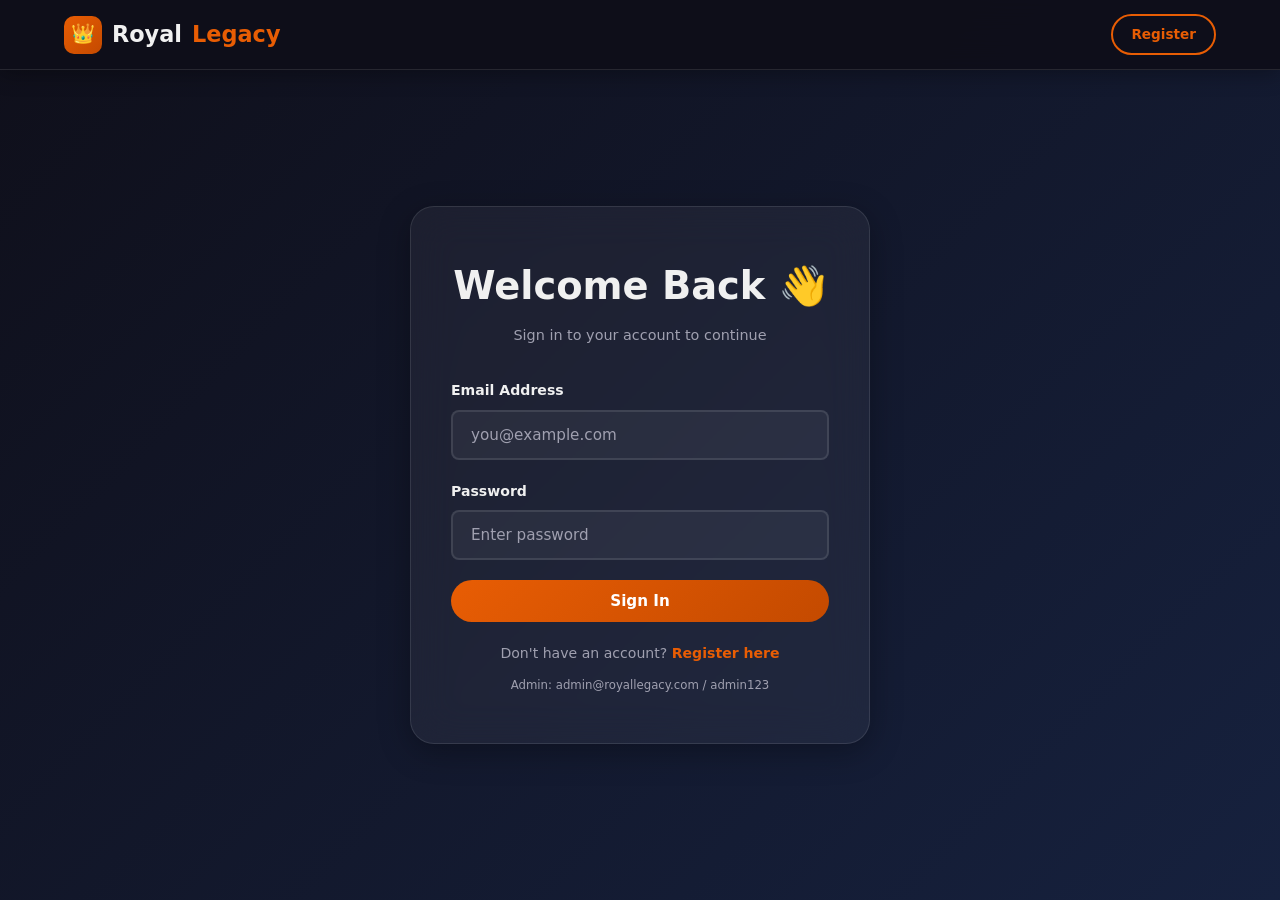
<file: pages/admin.html>
<!DOCTYPE html>
<html lang="en">

<head>
  <meta charset="UTF-8">
  <meta name="viewport" content="width=device-width,initial-scale=1.0">
  <title>Admin Panel — Royal Legacy</title>
  <link rel="stylesheet" href="../css/style.css">
  <style>
    /* ============================================================
       ROYAL LEGACY — ADMIN AMBIENT REBUILD
       Namespaced under .admin-* / #panel-* so nothing on other
       pages that also load style.css gets touched.
    ============================================================ */

    :root {
      --al-orange: #e85d04;
      --al-orange-2: #ff8c1a;
      --al-orange-dim: #c44a00;
      --al-bg-0: #0a0a12;
      --al-bg-1: #12121e;
      --al-glass: rgba(255, 255, 255, 0.04);
      --al-glass-border: rgba(255, 255, 255, 0.08);
      --al-text: #f4f4f8;
      --al-text-muted: #8a8a9a;
    }

    body:has(.admin-layout) {
      background: var(--al-bg-0);
      overflow-x: hidden;
    }

    /* ---------- Ambient animated backdrop ---------- */
    .admin-layout {
      position: relative;
      isolation: isolate;
      min-height: 100vh;
    }

    .admin-layout::before,
    .admin-layout::after {
      content: "";
      position: fixed;
      z-index: -1;
      border-radius: 50%;
      filter: blur(90px);
      opacity: .35;
      pointer-events: none;
    }

    .admin-layout::before {
      width: 520px;
      height: 520px;
      top: -180px;
      left: -120px;
      background: radial-gradient(circle, var(--al-orange) 0%, transparent 70%);
      animation: al-float-a 16s ease-in-out infinite;
    }

    .admin-layout::after {
      width: 460px;
      height: 460px;
      bottom: -160px;
      right: -100px;
      background: radial-gradient(circle, var(--al-orange-2) 0%, transparent 70%);
      animation: al-float-b 20s ease-in-out infinite;
    }

    @keyframes al-float-a {

      0%,
      100% {
        transform: translate(0, 0) scale(1)
      }

      50% {
        transform: translate(60px, 80px) scale(1.15)
      }
    }

    @keyframes al-float-b {

      0%,
      100% {
        transform: translate(0, 0) scale(1)
      }

      50% {
        transform: translate(-50px, -60px) scale(1.1)
      }
    }

    /* ---------- Sidebar ---------- */
    .admin-sidebar {
      background: linear-gradient(180deg, rgba(255, 255, 255, .05), rgba(255, 255, 255, .015));
      backdrop-filter: blur(16px);
      -webkit-backdrop-filter: blur(16px);
      border: 1px solid var(--al-glass-border);
      border-radius: 16px;
      padding: 10px;
      box-shadow: 0 8px 32px rgba(0, 0, 0, .35);
    }

    .sidebar-title {
      color: var(--al-text-muted);
      letter-spacing: 1.5px;
      font-size: .7rem;
      text-transform: uppercase;
      padding: 10px 14px 6px;
    }

    .sidebar-link {
      position: relative;
      padding: 12px 14px;
      margin: 4px 0;
      border-radius: 10px;
      color: var(--al-text-muted);
      cursor: pointer;
      overflow: hidden;
      transition: color .25s ease, transform .2s ease, background .25s ease;
      z-index: 0;
    }

    .sidebar-link::before {
      content: "";
      position: absolute;
      inset: 0;
      background: linear-gradient(90deg, rgba(232, 93, 4, .22), transparent);
      transform: translateX(-100%);
      transition: transform .35s ease;
      z-index: -1;
      border-radius: 10px;
    }

    .sidebar-link:hover {
      color: var(--al-text);
      transform: translateX(4px);
    }

    .sidebar-link:hover::before {
      transform: translateX(0);
    }

    .sidebar-link.active {
      color: #fff;
      background: linear-gradient(90deg, var(--al-orange), var(--al-orange-dim));
      box-shadow: 0 4px 18px rgba(232, 93, 4, .35);
    }

    .sidebar-link.active::before {
      display: none;
    }

    /* ---------- Panels / cards fade-reveal ---------- */
    .admin-panel {
      opacity: 0;
      transform: translateY(14px);
    }

    .admin-panel.active {
      animation: al-panel-in .5s cubic-bezier(.22, .9, .32, 1) forwards;
    }

    @keyframes al-panel-in {
      to {
        opacity: 1;
        transform: translateY(0);
      }
    }

    .admin-panel h2 {
      background: linear-gradient(90deg, #fff, var(--al-orange-2));
      -webkit-background-clip: text;
      background-clip: text;
      color: transparent;
      letter-spacing: .3px;
    }

    .checkout-form-card,
    .admin-table-wrapper {
      background: var(--al-glass);
      backdrop-filter: blur(14px);
      -webkit-backdrop-filter: blur(14px);
      border: 1px solid var(--al-glass-border);
      border-radius: 16px;
      box-shadow: 0 8px 30px rgba(0, 0, 0, .3);
      transition: border-color .3s ease, box-shadow .3s ease;
    }

    .checkout-form-card:hover,
    .admin-table-wrapper:hover {
      border-color: rgba(232, 93, 4, .35);
      box-shadow: 0 10px 40px rgba(232, 93, 4, .12);
    }

    /* ---------- Form controls (+ the select/option fix) ---------- */
    .admin-panel .form-control,
    #food-form select.form-control {
      background: rgba(255, 255, 255, .04);
      border: 1px solid var(--al-glass-border);
      color: var(--al-text);
      color-scheme: dark;
      /* tells the browser to render the native
                                dropdown popup in a dark palette so option
                                text isn't dark-on-dark / white-on-white */
      transition: border-color .25s ease, box-shadow .25s ease, background .25s ease;
    }

    .admin-panel .form-control:focus {
      border-color: var(--al-orange);
      box-shadow: 0 0 0 3px rgba(232, 93, 4, .18);
      background: rgba(255, 255, 255, .06);
      outline: none;
    }

    #food-form select.form-control option {
      background: var(--al-bg-1);
      color: var(--al-text);
    }

    /* ---------- Table ---------- */
    .admin-table {
      width: 100%;
      border-collapse: collapse;
    }

    .admin-table thead th {
      position: sticky;
      top: 0;
      background: rgba(255, 255, 255, .05);
      color: var(--al-text-muted);
      text-transform: uppercase;
      font-size: .72rem;
      letter-spacing: .5px;
      padding: 12px 14px;
      border-bottom: 1px solid var(--al-glass-border);
    }

    .admin-table tbody tr {
      border-bottom: 1px solid rgba(255, 255, 255, .05);
      transition: background .25s ease, transform .2s ease;
    }

    .admin-table tbody tr:hover {
      background: linear-gradient(90deg, rgba(232, 93, 4, .1), transparent);
      transform: scale(1.003);
    }

    .admin-table td {
      padding: 12px 14px;
      color: var(--al-text);
    }

    .admin-table img {
      width: 46px;
      height: 46px;
      object-fit: cover;
      border-radius: 8px;
      border: 1px solid var(--al-glass-border);
    }

    /* row entrance animation, JS toggles .al-in on each <tr> */
    .admin-table tbody tr {
      opacity: 0;
      transform: translateY(8px);
    }

    .admin-table tbody tr.al-in {
      animation: al-row-in .4s ease forwards;
    }

    @keyframes al-row-in {
      to {
        opacity: 1;
        transform: translateY(0);
      }
    }

    /* ---------- Buttons ---------- */
    .admin-layout .btn {
      position: relative;
      overflow: hidden;
      transition: transform .2s ease, box-shadow .25s ease;
    }

    .admin-layout .btn:hover {
      transform: translateY(-2px);
    }

    .admin-layout .btn-primary {
      background: linear-gradient(135deg, var(--al-orange), var(--al-orange-dim));
      border: none;
    }

    .admin-layout .btn-primary:hover {
      box-shadow: 0 6px 20px rgba(232, 93, 4, .4);
    }

    .admin-layout .btn::after {
      content: "";
      position: absolute;
      top: 0;
      left: -60%;
      width: 40%;
      height: 100%;
      background: linear-gradient(120deg, transparent, rgba(255, 255, 255, .35), transparent);
      transform: skewX(-20deg);
      transition: left .5s ease;
    }

    .admin-layout .btn:hover::after {
      left: 130%;
    }

    /* ---------- Scrollbar polish ---------- */
    .admin-main {
      scrollbar-width: thin;
      scrollbar-color: var(--al-orange-dim) transparent;
    }

    .admin-main::-webkit-scrollbar {
      width: 8px;
    }

    .admin-main::-webkit-scrollbar-thumb {
      background: linear-gradient(180deg, var(--al-orange), var(--al-orange-dim));
      border-radius: 8px;
    }

    /* ---------- Memo modal — glassy rebuild + scroll fix ----------
       Root cause of the cut-off footer: overflow:hidden on a
       FIXED-position modal with no max-height/scroll meant any
       content taller than the viewport just got clipped. Fixed by
       giving the modal a max-height + internal scroll, and moving
       the border-radius clipping onto the inner sections instead
       of the whole modal so scrolling doesn't break the rounded
       corners look.
    ------------------------------------------------------------- */
    .memo-modal {
      max-width: 480px;
      max-height: 88vh;
      padding: 0;
      border-radius: 18px;
      position: relative;
      display: flex;
      flex-direction: column;
      overflow: hidden;
      background: rgba(20, 20, 30, .55);
      backdrop-filter: blur(18px);
      -webkit-backdrop-filter: blur(18px);
      border: 1px solid rgba(255, 255, 255, .12);
      box-shadow: 0 25px 70px rgba(0, 0, 0, .55), inset 0 1px 0 rgba(255, 255, 255, .08);
    }

    .memo-scroll {
      overflow-y: auto;
      overflow-x: hidden;
      scrollbar-width: thin;
      scrollbar-color: var(--al-orange-dim) transparent;
    }

    .memo-scroll::-webkit-scrollbar {
      width: 7px;
    }

    .memo-scroll::-webkit-scrollbar-thumb {
      background: linear-gradient(180deg, var(--al-orange), var(--al-orange-dim));
      border-radius: 8px;
    }

    .memo-header {
      background: linear-gradient(135deg, #e85d04, #c44a00);
      color: #fff;
      padding: 26px 24px;
      text-align: center;
      position: relative;
      overflow: hidden;
      flex-shrink: 0;
    }

    .memo-header::before {
      content: "";
      position: absolute;
      inset: 0;
      background: linear-gradient(120deg, rgba(255, 255, 255, .25), transparent 55%);
      pointer-events: none;
    }

    .memo-header h3 {
      font-size: 1.4rem;
      font-weight: 800;
      margin-bottom: 2px;
      position: relative;
    }

    .memo-header p {
      font-size: 0.8rem;
      opacity: .85;
      margin: 0;
      position: relative;
    }

    .memo-body {
      padding: 24px;
      background: rgba(255, 255, 255, .96);
      color: #1a1a2e;
    }

    .memo-info {
      display: grid;
      grid-template-columns: 1fr 1fr;
      gap: 10px;
      margin-bottom: 16px
    }

    .memo-info-item span:first-child {
      color: #888;
      display: block;
      font-size: 0.7rem;
      text-transform: uppercase;
      letter-spacing: .5px
    }

    .memo-info-item span:last-child {
      font-weight: 600;
      color: #1a1a2e;
      font-size: 0.85rem
    }

    .memo-divider {
      border: none;
      border-top: 2px dashed #ddd;
      margin: 14px 0
    }

    .memo-table {
      width: 100%;
      border-collapse: collapse;
      font-size: 0.82rem
    }

    .memo-table th {
      background: #f5f5f5;
      padding: 8px 10px;
      text-align: left;
      font-size: 0.7rem;
      text-transform: uppercase;
      letter-spacing: .5px;
      color: #666
    }

    .memo-table td {
      padding: 9px 10px;
      border-bottom: 1px solid #f0f0f0;
      color: #1a1a2e
    }

    .memo-total-row {
      display: flex;
      justify-content: space-between;
      padding: 5px 0;
      font-size: 0.85rem;
      color: #444
    }

    .memo-total-row.grand {
      border-top: 2px solid #1a1a2e;
      margin-top: 8px;
      padding-top: 10px;
      font-size: 1rem;
      font-weight: 800;
      color: #1a1a2e
    }

    .memo-total-row.grand span:last-child {
      color: #e85d04
    }

    .memo-footer-note {
      background: rgba(255, 255, 255, .96);
      padding: 16px 24px 20px;
      text-align: center;
      border-top: 1px solid #eee;
      font-size: 0.78rem;
      color: #888;
      flex-shrink: 0;
    }

    .memo-actions {
      display: flex;
      gap: 10px;
      justify-content: center;
      padding: 16px 24px;
      background: rgba(255, 255, 255, .96);
      border-top: 1px solid #eee;
      flex-shrink: 0;
    }

    @media print {

      /* Reset the page root — leftover margin/height here was another
         source of a blank leading page. */
      html,
      body {
        margin: 0 !important;
        padding: 0 !important;
        height: auto !important;
        min-height: 0 !important;
        overflow: visible !important;
      }

      body * {
        visibility: hidden
      }

      /* visibility:hidden still reserves layout space — that leftover
         space from the navbar + admin layout was exactly what left a
         blank first page before the memo. Rip them out of flow
         entirely. Also hide the delete-confirm modal so it never
         bleeds into a print by accident. */
      body>nav,
      .admin-layout,
      #del-modal {
        display: none !important;
      }

      #print-area,
      #print-area * {
        visibility: visible
      }

      /* Kill every glass/blur/overflow/positioning trick on the
         ancestor chain — backdrop-filter turns .memo-modal into a
         containing block for position:fixed descendants, which was
         clipping #print-area down to a blank scrolled-out box.
         `all: unset` strips anything style.css might still be
         forcing (fixed height, fixed position, etc.) before we
         re-apply just what's needed. */
      .modal-overlay,
      .memo-modal,
      .memo-scroll {
        all: unset !important;
        display: block !important;
        position: static !important;
        width: auto !important;
        height: auto !important;
        min-height: 0 !important;
        max-height: none !important;
        max-width: none !important;
        margin: 0 !important;
        padding: 0 !important;
        overflow: visible !important;
        background: none !important;
        box-shadow: none !important;
        border: none !important;
        filter: none !important;
        backdrop-filter: none !important;
        -webkit-backdrop-filter: none !important;
      }

      #print-area {
        position: static !important;
        display: block !important;
        width: 100% !important;
        height: auto !important;
        min-height: 0 !important;
        max-height: none !important;
        overflow: visible !important;
        background: white !important;
        margin: 0 !important;
      }

      /* Avoid mid-element breaks only on small pieces — never on the
         whole #print-area. Avoiding a break on the whole block is
         what forces a blank leading page whenever the memo doesn't
         fit entirely on page 1. */
      .memo-header,
      .memo-info,
      .memo-table tr,
      .memo-total-row,
      .memo-footer-note {
        page-break-inside: avoid !important;
        break-inside: avoid !important;
      }

      @page {
        size: auto;
        margin: 8mm;
      }

      .memo-actions,
      .modal-close {
        display: none !important
      }
    }

    @media (prefers-reduced-motion: reduce) {

      .admin-layout::before,
      .admin-layout::after,
      .admin-panel,
      .admin-table tbody tr,
      .sidebar-link {
        animation: none !important;
        transition: none !important;
      }
    }
  </style>
</head>

<body>
  <nav class="navbar scrolled">
    <a href="../index.html" class="nav-logo">
      <div class="nav-logo-icon">👑</div>Royal <span>Legacy</span>
      <span style="font-size:.7rem;color:var(--text-muted);margin-left:6px">Admin</span>
    </a>
    <div class="nav-actions">
      <span id="admin-name" style="color:var(--text-muted);font-size:.9rem"></span>
      <button onclick="Auth.logout()" class="btn btn-sm btn-outline">Logout</button>
    </div>
  </nav>

  <div class="admin-layout">
    <aside class="admin-sidebar">
      <div class="sidebar-title">Menu</div>
      <div class="sidebar-link active" onclick="showPanel('foods')">🍽️ Food Items</div>
      <div class="sidebar-link" onclick="showPanel('add')">➕ Add Food</div>
      <div class="sidebar-link" onclick="showPanel('orders')">📋 All Orders</div>
    </aside>

    <main class="admin-main">
      <!-- Food List -->
      <div class="admin-panel active" id="panel-foods">
        <div
          style="display:flex;justify-content:space-between;align-items:center;margin-bottom:24px;flex-wrap:wrap;gap:12px">
          <h2>Food Items</h2>
          <button class="btn btn-primary btn-sm" onclick="showPanel('add')">+ Add New Food</button>
        </div>
        <div id="food-table-wrapper">
          <div class="loader">
            <div class="spinner"></div>
          </div>
        </div>
      </div>

      <!-- Add/Edit Food -->
      <div class="admin-panel" id="panel-add">
        <h2 id="form-title">Add New Food</h2><br>
        <div class="checkout-form-card" style="max-width:600px">
          <form id="food-form">
            <input type="hidden" id="edit-id">
            <div class="form-row">
              <div class="form-group">
                <label>Food Name</label>
                <input type="text" id="f-name" class="form-control" required placeholder="e.g. Grilled Chicken">
              </div>
              <div class="form-group">
                <label>Category</label>
                <select id="f-category" class="form-control">
                  <option>Grills</option>
                  <option>Burgers</option>
                  <option>Pizza</option>
                  <option>Pasta</option>
                  <option>Seafood</option>
                  <option>Salads</option>
                  <option>Wraps</option>
                  <option>Desserts</option>
                  <option>Drinks</option>
                </select>
              </div>
            </div>
            <div class="form-row">
              <div class="form-group">
                <label>Price ($)</label>
                <input type="number" id="f-price" class="form-control" step="0.01" min="0" required placeholder="9.99">
              </div>
              <div class="form-group">
                <label>Rating (1-5)</label>
                <input type="number" id="f-rating" class="form-control" min="1" max="5" step="0.1" value="4.5">
              </div>
            </div>
            <div class="form-group">
              <label>Image URL</label>
              <input type="url" id="f-image" class="form-control" placeholder="https://...">
            </div>
            <div class="form-group">
              <label>Description</label>
              <textarea id="f-desc" class="form-control" rows="3" placeholder="Short description..."></textarea>
            </div>
            <div id="form-err" style="color:var(--error);font-size:.85rem;display:none;margin-bottom:10px"></div>
            <div style="display:flex;gap:12px">
              <button type="submit" class="btn btn-primary" id="save-btn">Save Food</button>
              <button type="button" class="btn btn-outline" onclick="showPanel('foods')">Cancel</button>
            </div>
          </form>
        </div>
      </div>

      <!-- Orders Panel -->
      <div class="admin-panel" id="panel-orders">
        <div
          style="display:flex;justify-content:space-between;align-items:center;margin-bottom:24px;flex-wrap:wrap;gap:12px">
          <h2>All Orders</h2>
          <button class="btn btn-sm btn-outline" onclick="loadOrders()">🔄 Refresh</button>
        </div>
        <div id="orders-table-wrapper">
          <div class="loader">
            <div class="spinner"></div>
          </div>
        </div>
      </div>
    </main>
  </div>

  <!-- Delete Modal -->
  <div class="modal-overlay" id="del-modal">
    <div class="modal" style="max-width:400px;text-align:center">
      <p style="font-size:3rem;margin-bottom:16px">🗑️</p>
      <h3 style="margin-bottom:12px">Delete Food Item?</h3>
      <p style="margin-bottom:28px">This action cannot be undone.</p>
      <div style="display:flex;gap:12px;justify-content:center">
        <button class="btn btn-danger" id="confirm-del-btn">Yes, Delete</button>
        <button class="btn btn-outline" onclick="closeDelModal()">Cancel</button>
      </div>
    </div>
  </div>

  <!-- Cash Memo Modal -->
  <div class="modal-overlay" id="memo-modal">
    <div class="modal memo-modal">
      <button class="modal-close" onclick="closeMemo()"
        style="position:absolute;top:12px;right:16px;z-index:10;background:rgba(0,0,0,.3);color:#fff;border:none;cursor:pointer;width:28px;height:28px;border-radius:50%;font-size:1rem">✕</button>
      <div class="memo-scroll">
        <div id="print-area">
          <div class="memo-header">
            <h3>👑 Royal Legacy</h3>
            <p>Fine Dining • Fast Delivery</p>
            <p style="margin-top:6px;font-size:.72rem;opacity:.7">123 Royal Street, Dhaka | +880 1700-000000</p>
          </div>
          <div class="memo-body">
            <div style="text-align:center;margin-bottom:16px">
              <span
                style="background:#fff3e0;color:#e85d04;padding:4px 16px;border-radius:50px;font-size:.78rem;font-weight:700;border:1px dashed #e85d04;letter-spacing:2px">CASH
                MEMO</span>
            </div>
            <div class="memo-info" id="memo-info"></div>
            <hr class="memo-divider">
            <table class="memo-table">
              <thead>
                <tr>
                  <th>#</th>
                  <th>Item</th>
                  <th>Qty</th>
                  <th>Unit Price</th>
                  <th>Amount</th>
                </tr>
              </thead>
              <tbody id="memo-items"></tbody>
            </table>
            <hr class="memo-divider">
            <div id="memo-totals"></div>
            <div
              style="margin-top:14px;padding:10px;background:#f0fdf4;border-radius:8px;font-size:.8rem;color:#166534;border:1px solid #bbf7d0">
              ✅ Payment Method: <strong>Cash on Delivery</strong>
            </div>
          </div>
          <div class="memo-footer-note">
            <p>🙏 Thank you for choosing Royal Legacy!</p>
            <p style="margin-top:4px">Please keep this receipt for your records.</p>
          </div>
        </div>
      </div>
      <div class="memo-actions">
        <button class="btn btn-primary" onclick="window.print()">🖨️ Print Memo</button>
        <button class="btn btn-outline" onclick="closeMemo()">Close</button>
      </div>
    </div>
  </div>

  <script src="../js/config.js"></script>
  <script src="../js/cart.js"></script>
  <script src="../js/auth.js"></script>
  <script src="../js/api.js"></script>
  <script>
    let deleteTargetId = null;

    document.addEventListener("DOMContentLoaded", () => {
      if (!Auth.isAdmin()) { location.href = "login.html"; return; }
      document.getElementById("admin-name").textContent = "Hi, " + Auth.get().name;
      loadFoods();
      document.getElementById("food-form").addEventListener("submit", saveFood);
      document.getElementById("confirm-del-btn").addEventListener("click", confirmDelete);
    });

    /* ===== TIME FIX =====
       Root cause of the memo showing 5:55 PM instead of the real
       11:58 PM BD time: the backend sends createdAt as a plain
       LocalDateTime string like "2026-08-08T17:55:00" with NO
       timezone/offset suffix. Without a "Z" or "+06:00" at the end,
       JS's Date parser treats that string as already being in the
       BROWSER's local time — so it never shifts it, and Bangladesh
       (UTC+6) ends up seeing the raw UTC value printed as if it
       were local time (a ~6 hour gap, which matches 5:55 PM vs
       11:58 PM exactly).
       Fix: if the raw string has no timezone marker, treat it as
       UTC explicitly (append "Z"), then always render with
       timeZone:"Asia/Dhaka" so it's correct no matter which
       timezone the browser itself is running in. */
    function formatBDTime(raw, opts) {
      if (!raw) return "—";
      const hasTZ = /Z$|[+-]\d{2}:\d{2}$/.test(raw);
      const d = new Date(hasTZ ? raw : raw + "Z");
      return d.toLocaleString("en-BD", { ...opts, timeZone: "Asia/Dhaka" });
    }

    // Staggered row reveal — call after any table body is (re)rendered.
    function alRevealRows(tbodySelector) {
      const rows = document.querySelectorAll(tbodySelector + " tr");
      rows.forEach((r, i) => {
        r.style.animationDelay = (i * 40) + "ms";
        requestAnimationFrame(() => r.classList.add("al-in"));
      });
    }

    function showPanel(name) {
      document.querySelectorAll(".admin-panel").forEach(p => p.classList.remove("active"));
      document.querySelectorAll(".sidebar-link").forEach(l => l.classList.remove("active"));
      document.getElementById("panel-" + name).classList.add("active");
      const idx = { foods: 0, add: 1, orders: 2 };
      document.querySelectorAll(".sidebar-link")[idx[name]].classList.add("active");
      if (name === "foods") loadFoods();
      if (name === "orders") loadOrders();
      if (name === "add") { clearForm(); document.getElementById("form-title").textContent = "Add New Food"; }
    }

    /* ===== FOODS ===== */
    async function loadFoods() {
      const w = document.getElementById("food-table-wrapper");
      w.innerHTML = `<div class="loader"><div class="spinner"></div></div>`;
      try {
        const foods = await ApiService.get(API.FOODS);
        if (!foods.length) { w.innerHTML = `<p style="padding:30px;color:var(--text-muted)">No food items yet.</p>`; return; }
        w.innerHTML = `<div class="admin-table-wrapper"><table class="admin-table">
      <thead><tr><th>Image</th><th>Name</th><th>Category</th><th>Price</th><th>Rating</th><th>Actions</th></tr></thead>
      <tbody>${foods.map(f => `<tr>
        <td><img src="${f.imageUrl}" onerror="this.src='https://images.unsplash.com/photo-1546069901-ba9599a7e63c?w=80'"></td>
        <td>${f.name}</td><td>${f.category}</td>
        <td>$${f.price.toFixed(2)}</td><td>★ ${f.rating}</td>
        <td><div class="action-btns">
          <button class="btn btn-sm btn-outline" onclick="editFood(${f.id})">Edit</button>
          <button class="btn btn-sm btn-danger" onclick="openDeleteModal(${f.id})">Delete</button>
        </div></td>
      </tr>`).join("")}</tbody>
    </table></div>`;
        alRevealRows("#food-table-wrapper tbody");
      } catch (e) { w.innerHTML = `<p style="color:var(--error);padding:30px">${e.message}</p>`; }
    }

    async function editFood(id) {
      try {
        const f = await ApiService.get(API.FOODS + "/" + id);
        document.getElementById("edit-id").value = f.id;
        document.getElementById("f-name").value = f.name;
        document.getElementById("f-category").value = f.category;
        document.getElementById("f-price").value = f.price;
        document.getElementById("f-rating").value = f.rating;
        document.getElementById("f-image").value = f.imageUrl || "";
        document.getElementById("f-desc").value = f.description || "";
        document.getElementById("form-title").textContent = "Edit Food";
        showPanel("add");
        document.querySelectorAll(".sidebar-link")[1].classList.add("active");
      } catch (e) { showToast(e.message, "error"); }
    }

    async function saveFood(e) {
      e.preventDefault();
      const btn = document.getElementById("save-btn");
      const errEl = document.getElementById("form-err");
      btn.disabled = true; btn.textContent = "Saving..."; errEl.style.display = "none";
      const id = document.getElementById("edit-id").value;
      const body = {
        name: document.getElementById("f-name").value,
        category: document.getElementById("f-category").value,
        price: parseFloat(document.getElementById("f-price").value),
        rating: parseFloat(document.getElementById("f-rating").value),
        imageUrl: document.getElementById("f-image").value,
        description: document.getElementById("f-desc").value,
        available: true
      };
      try {
        if (id) { await ApiService.put(API.FOODS + "/" + id, body); showToast("Food updated!"); }
        else { await ApiService.post(API.FOODS, body); showToast("Food added!"); }
        clearForm(); showPanel("foods");
      } catch (err) { errEl.textContent = err.message; errEl.style.display = "block"; }
      finally { btn.disabled = false; btn.textContent = "Save Food"; }
    }

    function openDeleteModal(id) { deleteTargetId = id; document.getElementById("del-modal").classList.add("open"); }
    function closeDelModal() { document.getElementById("del-modal").classList.remove("open"); deleteTargetId = null; }
    async function confirmDelete() {
      if (!deleteTargetId) return;
      try {
        await ApiService.del(API.FOODS + "/" + deleteTargetId);
        showToast("Food deleted!", "error");
        closeDelModal(); loadFoods();
      } catch (e) { showToast(e.message, "error"); closeDelModal(); }
    }

    function clearForm() {
      document.getElementById("food-form").reset();
      document.getElementById("edit-id").value = "";
      document.getElementById("form-err").style.display = "none";
    }

    /* ===== ORDERS ===== */
    async function loadOrders() {
      const w = document.getElementById("orders-table-wrapper");
      w.innerHTML = `<div class="loader"><div class="spinner"></div></div>`;
      try {
        const orders = await ApiService.get(API.ORDERS);
        if (!orders.length) { w.innerHTML = `<p style="padding:30px;color:var(--text-muted)">No orders yet.</p>`; return; }
        w.innerHTML = `<div class="admin-table-wrapper"><table class="admin-table">
      <thead><tr>
        <th>Order #</th><th>Customer</th><th>Phone</th><th>Items</th>
        <th>Total</th><th>Status</th><th>Time</th><th>Memo</th>
      </tr></thead>
      <tbody>${orders.map(o => {
          const itemList = o.items.map(i => i.foodName + " x" + i.quantity).join(", ");
          const time = formatBDTime(o.createdAt, { dateStyle: "medium", timeStyle: "short" });
          const sc = o.status === "CANCELLED" ? "badge-warning" : "badge-success";
          const od = encodeURIComponent(JSON.stringify(o));
          return `<tr>
          <td style="font-weight:700;color:var(--primary)">${o.orderNumber}</td>
          <td>${o.customerName}</td>
          <td>${o.customerPhone}</td>
          <td style="max-width:180px;white-space:normal;font-size:.8rem;color:var(--text-muted)">${itemList}</td>
          <td style="font-weight:700;color:var(--primary)">$${o.totalAmount.toFixed(2)}</td>
          <td><span class="badge ${sc}">${o.status}</span></td>
          <td style="font-size:.8rem;white-space:nowrap">${time}</td>
          <td><button class="btn btn-sm btn-primary" onclick="openMemo('${od}')">🧾 Memo</button></td>
        </tr>`;
        }).join("")}</tbody>
    </table></div>`;
        alRevealRows("#orders-table-wrapper tbody");
      } catch (e) { w.innerHTML = `<p style="color:var(--error);padding:30px">${e.message}</p>`; }
    }

    /* ===== CASH MEMO ===== */
    function openMemo(encoded) {
      const o = JSON.parse(decodeURIComponent(encoded));
      const time = formatBDTime(o.createdAt, { dateStyle: "long", timeStyle: "short" });
      const delivery = 2.99;
      const subtotal = o.totalAmount - delivery;

      document.getElementById("memo-info").innerHTML = `
    <div class="memo-info-item"><span>Order No</span><span style="color:#e85d04">${o.orderNumber}</span></div>
    <div class="memo-info-item"><span>Date & Time</span><span>${time}</span></div>
    <div class="memo-info-item"><span>Customer</span><span>${o.customerName}</span></div>
    <div class="memo-info-item"><span>Phone</span><span>${o.customerPhone}</span></div>
    <div class="memo-info-item" style="grid-column:1/-1"><span>Delivery Address</span><span>${o.deliveryAddress}</span></div>`;

      document.getElementById("memo-items").innerHTML = o.items.map((item, idx) => `
    <tr>
      <td style="color:#888">${idx + 1}</td>
      <td style="font-weight:600">${item.foodName}</td>
      <td style="text-align:center">${item.quantity}</td>
      <td>$${item.unitPrice.toFixed(2)}</td>
      <td style="font-weight:700;color:#e85d04">$${item.subtotal.toFixed(2)}</td>
    </tr>`).join("");

      document.getElementById("memo-totals").innerHTML = `
    <div class="memo-total-row"><span>Subtotal</span><span>$${subtotal.toFixed(2)}</span></div>
    <div class="memo-total-row"><span>Delivery Charge</span><span>$${delivery.toFixed(2)}</span></div>
    <div class="memo-total-row"><span>Tax</span><span>$0.00</span></div>
    <div class="memo-total-row grand"><span>GRAND TOTAL</span><span>$${o.totalAmount.toFixed(2)}</span></div>`;

      document.getElementById("memo-modal").classList.add("open");
    }

    function closeMemo() {
      document.getElementById("memo-modal").classList.remove("open");
    }

    document.addEventListener("click", e => {
      if (e.target.id === "memo-modal") closeMemo();
      if (e.target.id === "del-modal") closeDelModal();
    });
  </script>
</body>

</html>
</file>
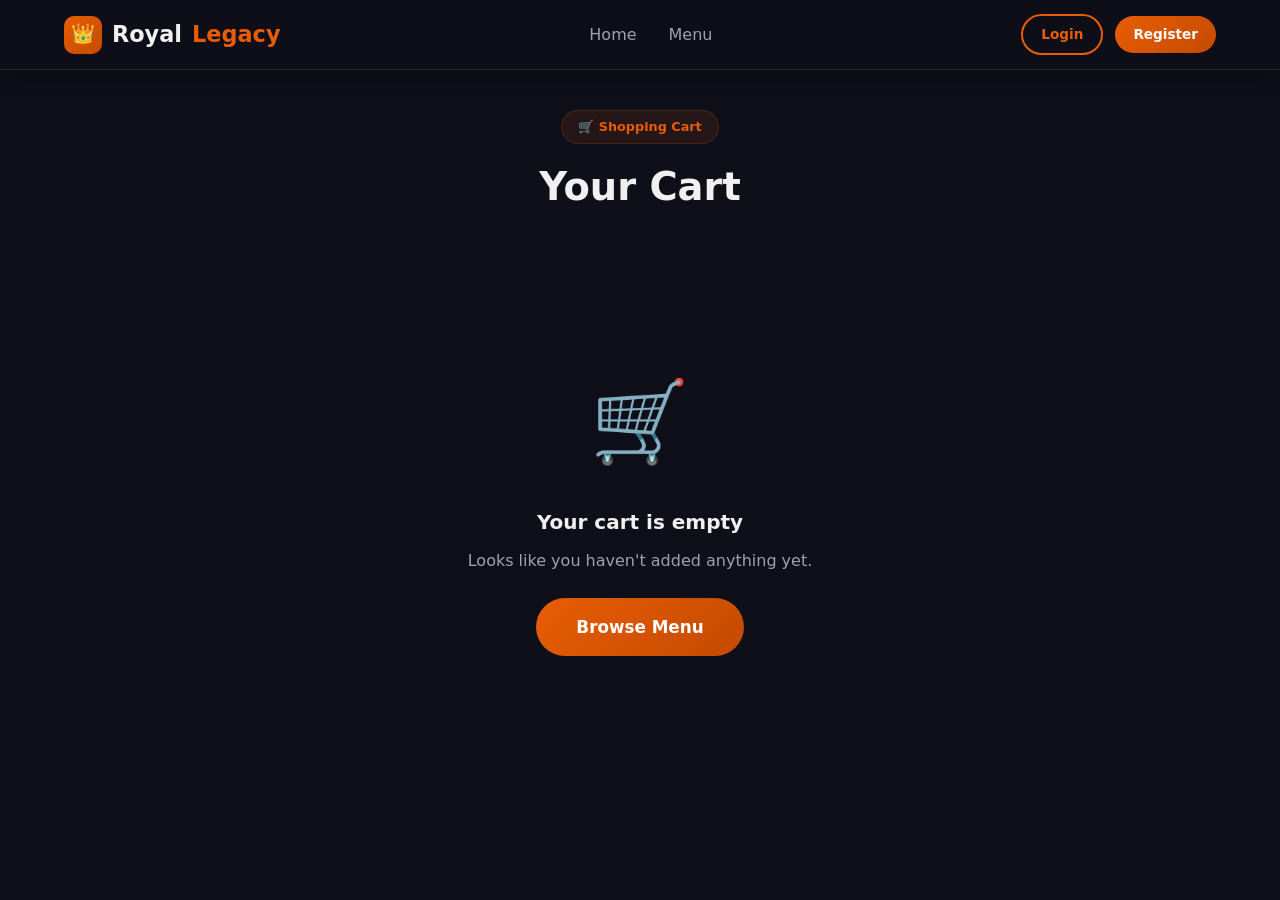
<file: pages/cart.html>
<!DOCTYPE html>
<html lang="en">
<head>
<meta charset="UTF-8"><meta name="viewport" content="width=device-width,initial-scale=1.0">
<title>Cart — Royal Legacy</title>
<link rel="stylesheet" href="../css/style.css">
</head>
<body>
<nav class="navbar scrolled" id="navbar">
  <a href="../index.html" class="nav-logo"><div class="nav-logo-icon">👑</div>Royal <span>Legacy</span></a>
  <ul class="nav-links" id="nav-links">
    <li><a href="../index.html">Home</a></li><li><a href="menu.html">Menu</a></li>
  </ul>
  <div class="nav-actions" id="nav-actions"></div>
  <div class="hamburger" id="hamburger"><span></span><span></span><span></span></div>
</nav>

<section style="padding-top:110px">
  <div class="section-header">
    <div class="section-badge">🛒 Shopping Cart</div>
    <h2>Your Cart</h2>
  </div>
  <div id="cart-content"></div>
</section>

<script src="../js/config.js"></script>
<script src="../js/cart.js"></script>
<script src="../js/auth.js"></script>
<script src="../js/api.js"></script>
<script>
document.addEventListener("DOMContentLoaded", () => {
  updateNav();
  document.getElementById("hamburger").addEventListener("click", () => document.getElementById("nav-links").classList.toggle("open"));
  renderCart();
});

function renderCart(){
  const items = Cart.getAll();
  const el = document.getElementById("cart-content");
  if(items.length === 0){
    el.innerHTML = `<div class="empty-cart">
      <div class="empty-icon">🛒</div>
      <h3>Your cart is empty</h3>
      <p>Looks like you haven't added anything yet.</p>
      <a href="menu.html" class="btn btn-primary btn-lg">Browse Menu</a>
    </div>`;
    return;
  }
  const subtotal = Cart.getTotal();
  const delivery = 2.99;
  const total = subtotal + delivery;
  el.innerHTML = `
  <div class="cart-layout">
    <div class="cart-items" id="cart-items-list">
      ${items.map(cartItemRow).join("")}
    </div>
    <div class="order-summary">
      <h3>Order Summary</h3>
      <div class="summary-row"><span>Subtotal</span><span>$${subtotal.toFixed(2)}</span></div>
      <div class="summary-row"><span>Delivery</span><span>$${delivery.toFixed(2)}</span></div>
      <div class="summary-row total"><span>Grand Total</span><span>$${total.toFixed(2)}</span></div>
      <br>
      <button class="btn btn-primary" style="width:100%" onclick="proceedCheckout()">Proceed to Checkout →</button>
      <br><br>
      <button class="btn btn-danger" style="width:100%;padding:10px" onclick="clearCart()">Clear Cart</button>
    </div>
  </div>`;
}

function cartItemRow(item){
  return `
  <div class="cart-item" id="cart-row-${item.id}">
    <img class="cart-item-img" src="${item.imageUrl}" alt="${item.name}" onerror="this.src='https://images.unsplash.com/photo-1546069901-ba9599a7e63c?w=200'">
    <div class="cart-item-info">
      <h4>${item.name}</h4>
      <div class="cart-item-price">$${(item.price * item.quantity).toFixed(2)}</div>
      <div class="qty-control">
        <button class="qty-btn" onclick="changeQty(${item.id}, ${item.quantity - 1})">−</button>
        <span class="qty-num">${item.quantity}</span>
        <button class="qty-btn" onclick="changeQty(${item.id}, ${item.quantity + 1})">+</button>
      </div>
    </div>
    <button class="cart-remove" onclick="removeItem(${item.id})" title="Remove">✕</button>
  </div>`;
}

function changeQty(id, qty){
  Cart.updateQty(id, qty);
  renderCart();
}
function removeItem(id){
  Cart.remove(id);
  renderCart();
}
function clearCart(){
  if(confirm("Clear all items from cart?")){ Cart.clear(); renderCart(); }
}
function proceedCheckout(){
  if(!Auth.isLoggedIn()){
    showToast("Please login first to checkout", "error");
    setTimeout(()=>location.href="login.html",1200);
    return;
  }
  location.href="checkout.html";
}
</script>
</body>
</html>
</file>
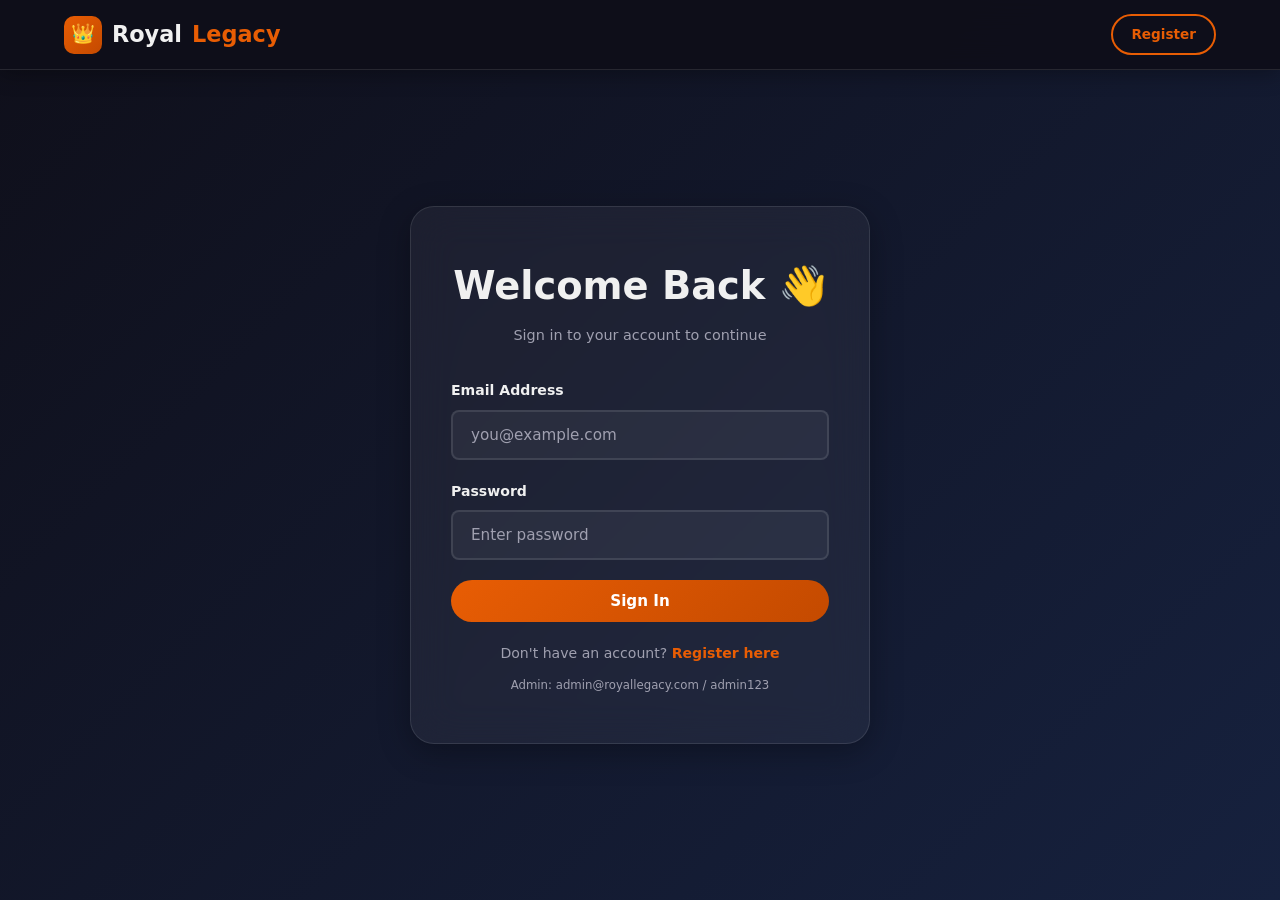
<file: pages/checkout.html>
<!DOCTYPE html>
<html lang="en">

<head>
  <meta charset="UTF-8">
  <meta name="viewport" content="width=device-width,initial-scale=1.0">
  <title>Checkout — Royal Legacy</title>
  <link rel="stylesheet" href="../css/style.css">
</head>

<body>
  <nav class="navbar scrolled">
    <a href="../index.html" class="nav-logo">
      <div class="nav-logo-icon">👑</div>Royal <span>Legacy</span>
    </a>
    <div class="nav-actions" id="nav-actions"></div>
  </nav>

  <section style="padding-top:110px">
    <div class="section-header">
      <div class="section-badge">📦 Checkout</div>
      <h2>Place Your Order</h2>
    </div>
    <div class="checkout-layout" id="checkout-layout"></div>
  </section>

  <script src="../js/config.js"></script>
  <script src="../js/cart.js"></script>
  <script src="../js/auth.js"></script>
  <script src="../js/api.js"></script>
  <script>
    document.addEventListener("DOMContentLoaded", () => {
      if (!Auth.isLoggedIn()) { location.href = "login.html"; return; }
      const items = Cart.getAll();
      if (items.length === 0) { location.href = "cart.html"; return; }
      updateNav();
      renderCheckout(items);
    });

    function renderCheckout(items) {
      const user = Auth.get();
      const subtotal = Cart.getTotal();
      const delivery = 2.99;
      const total = subtotal + delivery;
      document.getElementById("checkout-layout").innerHTML = `
  <div class="checkout-form-card">
    <h3>Delivery Information</h3>
    <form id="checkout-form">
      <div class="form-group">
        <label>Full Name</label>
        <input type="text" id="c-name" class="form-control" value="${user.name}" required>
      </div>
      <div class="form-group">
        <label>Phone Number</label>
        <input type="text" id="c-phone" class="form-control" placeholder="Your phone number" required>
      </div>
      <div class="form-group">
        <label>Delivery Address</label>
        <textarea id="c-address" class="form-control" rows="3" placeholder="Street, area, city..." required></textarea>
      </div>
      <div id="err-msg" style="color:var(--error);font-size:0.85rem;display:none;margin-bottom:10px"></div>
      <button type="submit" class="btn btn-primary btn-lg" style="width:100%" id="place-btn">
        🎉 Place Order — $${total.toFixed(2)}
      </button>
    </form>
  </div>
  <div class="order-summary">
    <h3>Order Summary</h3>
    ${items.map(i => `<div class="summary-row"><span>${i.name} x${i.quantity}</span><span>$${(i.price * i.quantity).toFixed(2)}</span></div>`).join("")}
    <div class="summary-row"><span>Delivery</span><span>$${delivery.toFixed(2)}</span></div>
    <div class="summary-row total"><span>Grand Total</span><span>$${total.toFixed(2)}</span></div>
  </div>`;

      document.getElementById("checkout-form").addEventListener("submit", async (e) => {
        e.preventDefault();
        const btn = document.getElementById("place-btn");
        const errEl = document.getElementById("err-msg");
        btn.disabled = true; btn.textContent = "Placing order...";
        errEl.style.display = "none";
        try {
          const cartItems = Cart.getAll();
          const orderData = {
            userId: user.userId,
            customerName: document.getElementById("c-name").value,
            customerPhone: document.getElementById("c-phone").value,
            deliveryAddress: document.getElementById("c-address").value,
            items: cartItems.map(i => ({ foodItemId: i.id, quantity: i.quantity, unitPrice: i.price })),
            totalAmount: total
          };
          const order = await ApiService.post(API.ORDERS, orderData);
          Cart.clear();
          Notifications.add("Your order has been placed! You will get your food soon 🍽️");
          location.href = `order-success.html?order=${order.orderNumber}&time=${order.estimatedDeliveryMinutes}&total=${order.totalAmount}`;
        } catch (err) {
          errEl.textContent = err.message;
          errEl.style.display = "block";
          btn.disabled = false; btn.textContent = `🎉 Place Order — $${total.toFixed(2)}`;
        }
      });
    }
  </script>
</body>

</html>
</file>
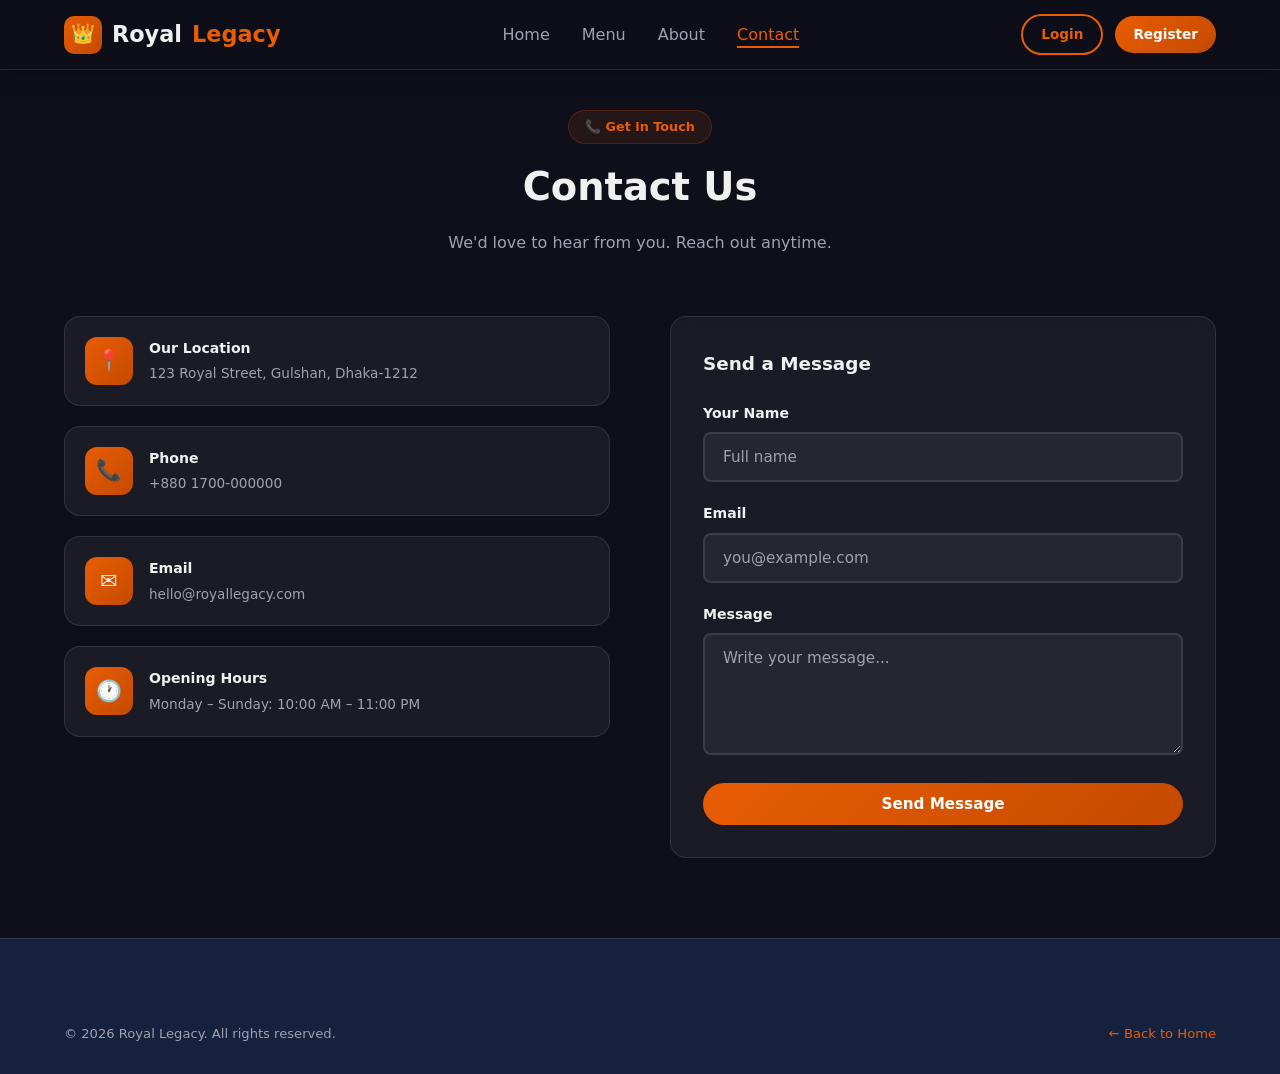
<file: pages/contact.html>
<!DOCTYPE html>
<html lang="en">
<head>
<meta charset="UTF-8"><meta name="viewport" content="width=device-width,initial-scale=1.0">
<title>Contact — Royal Legacy</title>
<link rel="stylesheet" href="../css/style.css">
</head>
<body>
<nav class="navbar scrolled" id="navbar">
  <a href="../index.html" class="nav-logo"><div class="nav-logo-icon">👑</div>Royal <span>Legacy</span></a>
  <ul class="nav-links" id="nav-links">
    <li><a href="../index.html">Home</a></li><li><a href="menu.html">Menu</a></li>
    <li><a href="about.html">About</a></li><li><a href="contact.html" class="active">Contact</a></li>
  </ul>
  <div class="nav-actions" id="nav-actions"></div>
  <div class="hamburger" id="hamburger"><span></span><span></span><span></span></div>
</nav>

<section style="padding-top:110px">
  <div class="section-header fade-in">
    <div class="section-badge">📞 Get in Touch</div>
    <h2>Contact Us</h2>
    <p>We'd love to hear from you. Reach out anytime.</p>
  </div>
  <div class="contact-grid fade-in">
    <div class="contact-info">
      <div class="contact-item">
        <div class="contact-icon">📍</div>
        <div><h4>Our Location</h4><p>123 Royal Street, Gulshan, Dhaka-1212</p></div>
      </div>
      <div class="contact-item">
        <div class="contact-icon">📞</div>
        <div><h4>Phone</h4><p>+880 1700-000000</p></div>
      </div>
      <div class="contact-item">
        <div class="contact-icon">✉️</div>
        <div><h4>Email</h4><p>hello@royallegacy.com</p></div>
      </div>
      <div class="contact-item">
        <div class="contact-icon">🕐</div>
        <div><h4>Opening Hours</h4><p>Monday – Sunday: 10:00 AM – 11:00 PM</p></div>
      </div>
    </div>
    <div>
      <div class="checkout-form-card">
        <h3>Send a Message</h3>
        <form onsubmit="sendMsg(event)">
          <div class="form-group">
            <label>Your Name</label>
            <input type="text" class="form-control" placeholder="Full name" required>
          </div>
          <div class="form-group">
            <label>Email</label>
            <input type="email" class="form-control" placeholder="you@example.com" required>
          </div>
          <div class="form-group">
            <label>Message</label>
            <textarea class="form-control" rows="5" placeholder="Write your message..." required></textarea>
          </div>
          <button type="submit" class="btn btn-primary" style="width:100%">Send Message</button>
        </form>
      </div>
    </div>
  </div>
</section>

<footer class="footer">
  <div class="footer-bottom" style="border-top:none">
    <p>© 2026 Royal Legacy. All rights reserved.</p>
    <p><a href="../index.html" style="color:var(--primary)">← Back to Home</a></p>
  </div>
</footer>

<script src="../js/config.js"></script>
<script src="../js/cart.js"></script>
<script src="../js/auth.js"></script>
<script src="../js/api.js"></script>
<script>
document.addEventListener("DOMContentLoaded",()=>{
  updateNav();
  document.getElementById("hamburger").addEventListener("click",()=>document.getElementById("nav-links").classList.toggle("open"));
  const obs=new IntersectionObserver(entries=>entries.forEach(e=>{if(e.isIntersecting)e.target.classList.add("visible")}),{threshold:0.1});
  document.querySelectorAll(".fade-in").forEach(el=>obs.observe(el));
});
function sendMsg(e){
  e.preventDefault();
  showToast("Message sent! We'll reply soon.");
  e.target.reset();
}
</script>
</body>
</html>
</file>
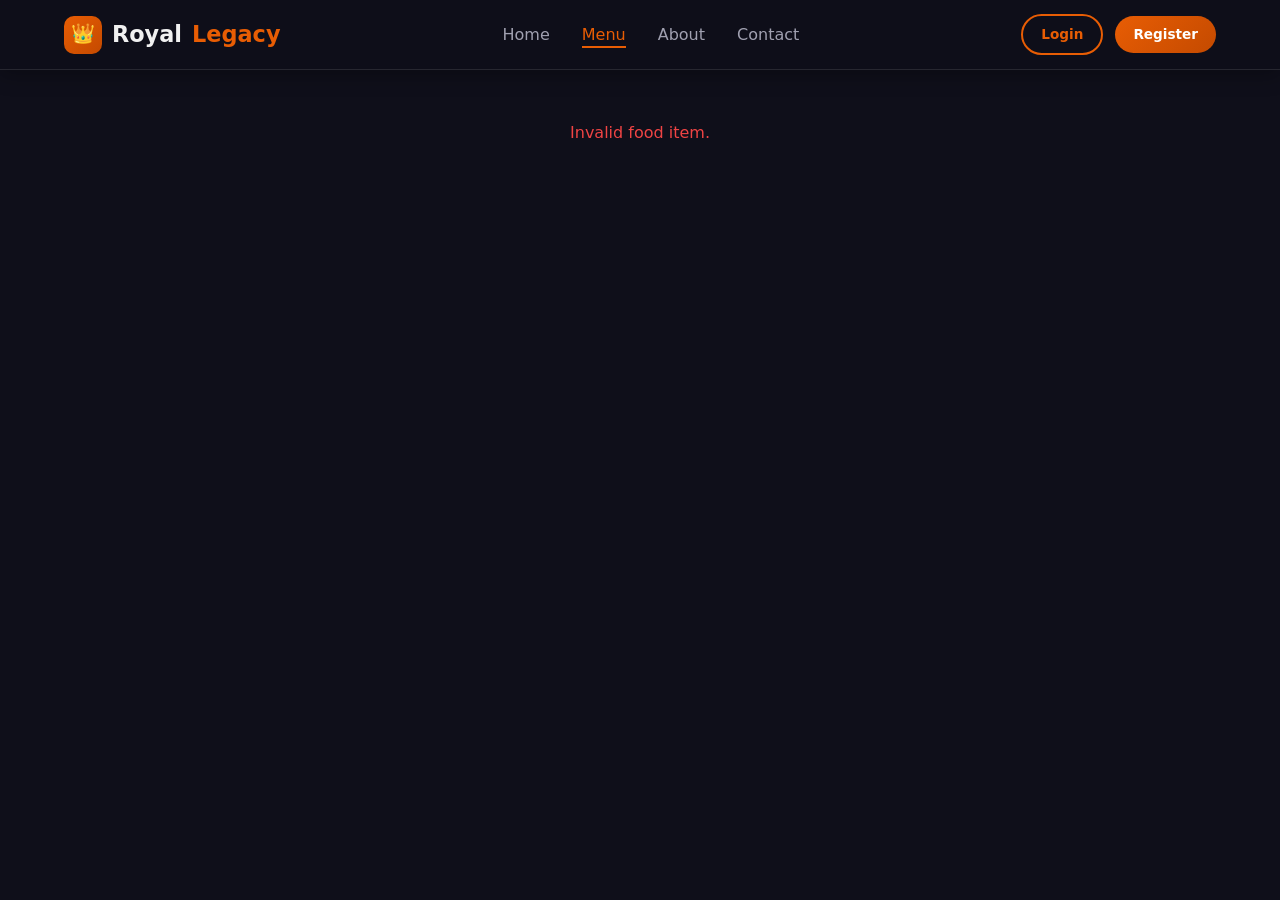
<file: pages/food-detail.html>
<!DOCTYPE html>
<html lang="en">
<head>
<meta charset="UTF-8"><meta name="viewport" content="width=device-width,initial-scale=1.0">
<title>Food Detail — Royal Legacy</title>
<link rel="stylesheet" href="../css/style.css">
</head>
<body>
<nav class="navbar scrolled" id="navbar">
  <a href="../index.html" class="nav-logo"><div class="nav-logo-icon">👑</div>Royal <span>Legacy</span></a>
  <ul class="nav-links" id="nav-links">
    <li><a href="../index.html">Home</a></li><li><a href="menu.html" class="active">Menu</a></li>
    <li><a href="about.html">About</a></li><li><a href="contact.html">Contact</a></li>
  </ul>
  <div class="nav-actions" id="nav-actions"></div>
  <div class="hamburger" id="hamburger"><span></span><span></span><span></span></div>
</nav>

<div id="content">
  <div class="loader" style="padding-top:140px"><div class="spinner"></div></div>
</div>

<script src="../js/config.js"></script>
<script src="../js/cart.js"></script>
<script src="../js/auth.js"></script>
<script src="../js/api.js"></script>
<script>
let qty = 1;

document.addEventListener("DOMContentLoaded", async () => {
  updateNav();
  document.getElementById("hamburger").addEventListener("click", () => document.getElementById("nav-links").classList.toggle("open"));
  const id = new URLSearchParams(window.location.search).get("id");
  if(!id){ document.getElementById("content").innerHTML=`<p style="text-align:center;padding:120px;color:var(--error)">Invalid food item.</p>`; return; }
  try {
    const food = await ApiService.get(API.FOODS + "/" + id);
    renderDetail(food);
  } catch(e) {
    document.getElementById("content").innerHTML=`<p style="text-align:center;padding:120px;color:var(--error)">Food not found.</p>`;
  }
});

function renderDetail(f){
  const stars = "★".repeat(Math.round(f.rating))+"☆".repeat(5-Math.round(f.rating));
  document.getElementById("content").innerHTML = `
  <div class="food-detail-layout">
    <div class="food-detail-img">
      <img src="${f.imageUrl}" alt="${f.name}" onerror="this.src='https://images.unsplash.com/photo-1546069901-ba9599a7e63c?w=600'">
    </div>
    <div class="food-detail-content">
      <span class="food-category-tag">${f.category}</span>
      <h1>${f.name}</h1>
      <div class="food-detail-meta">
        <span class="food-detail-price">$${f.price.toFixed(2)}</span>
        <span class="food-rating"><span class="star">${stars}</span> ${f.rating} rating</span>
      </div>
      <p class="food-detail-desc">${f.description}</p>
      <div class="detail-qty">
        <label>Quantity:</label>
        <div class="qty-control">
          <button class="qty-btn" onclick="changeQty(-1)">−</button>
          <span class="qty-num" id="qty-display">1</span>
          <button class="qty-btn" onclick="changeQty(1)">+</button>
        </div>
      </div>
      <div style="display:flex;gap:14px;flex-wrap:wrap">
        <button class="btn btn-primary btn-lg" onclick="addToCart(${f.id},'${f.name.replace(/'/g,"\\'")}',${f.price},'${f.imageUrl}')">
          🛒 Add to Cart — $<span id="total-price">${f.price.toFixed(2)}</span>
        </button>
        <a href="cart.html" class="btn btn-outline btn-lg">View Cart</a>
      </div>
      <br>
      <a href="menu.html" style="color:var(--primary);font-size:0.9rem">← Back to Menu</a>
    </div>
  </div>`;
  window._food = f;
}

function changeQty(delta){
  qty = Math.max(1, qty + delta);
  document.getElementById("qty-display").textContent = qty;
  if(window._food) document.getElementById("total-price").textContent = (window._food.price * qty).toFixed(2);
}

function addToCart(id, name, price, imageUrl){
  const items = Cart.getAll();
  const existing = items.find(i => i.id === id);
  if(existing){
    existing.quantity += qty;
    Cart.save(items);
  } else {
    const newItem = {id, name, price, imageUrl, quantity: qty};
    items.push(newItem);
    Cart.save(items);
  }
  showToast(`${name} x${qty} added to cart!`);
  updateCartCount();
}
</script>
</body>
</html>
</file>
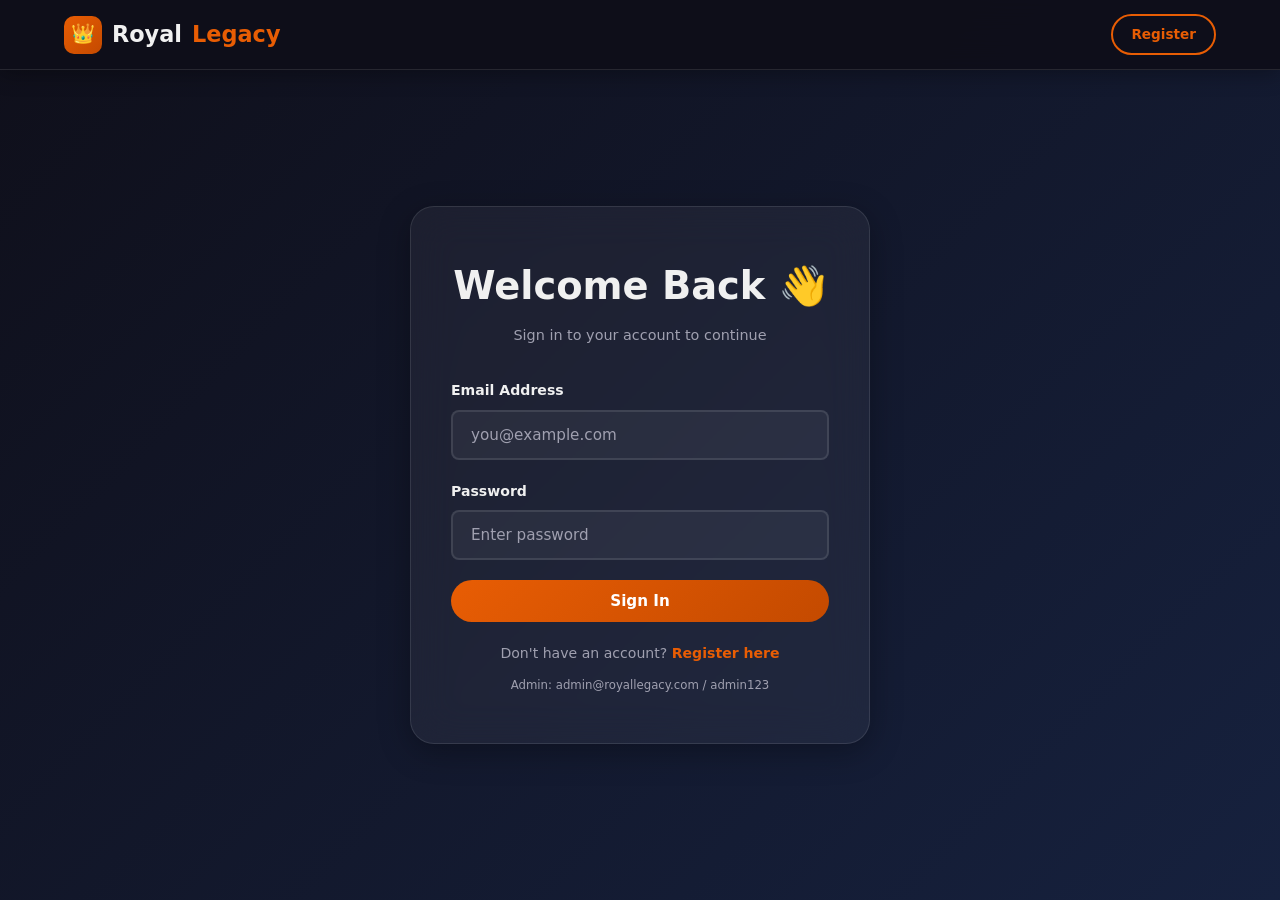
<file: pages/login.html>
<!DOCTYPE html>
<html lang="en">
<head>
<meta charset="UTF-8"><meta name="viewport" content="width=device-width,initial-scale=1.0">
<title>Login — Royal Legacy</title>
<link rel="stylesheet" href="../css/style.css">
</head>
<body>
<nav class="navbar scrolled">
  <a href="../index.html" class="nav-logo"><div class="nav-logo-icon">👑</div>Royal <span>Legacy</span></a>
  <div class="nav-actions">
    <a href="register.html" class="btn btn-sm btn-outline">Register</a>
  </div>
</nav>

<div class="auth-wrapper">
  <div class="auth-card">
    <h2>Welcome Back 👋</h2>
    <p class="subtitle">Sign in to your account to continue</p>
    <form id="login-form">
      <div class="form-group">
        <label>Email Address</label>
        <input type="email" id="email" class="form-control" placeholder="you@example.com" required>
      </div>
      <div class="form-group">
        <label>Password</label>
        <input type="password" id="password" class="form-control" placeholder="Enter password" required>
      </div>
      <div id="error-msg" style="color:var(--error);font-size:0.85rem;margin-bottom:14px;display:none"></div>
      <button type="submit" class="btn btn-primary" style="width:100%" id="login-btn">Sign In</button>
    </form>
    <div class="auth-link">Don't have an account? <a href="register.html">Register here</a></div>
    <div class="auth-link" style="margin-top:8px">
      <small style="color:var(--text-muted)">Admin: admin@royallegacy.com / admin123</small>
    </div>
  </div>
</div>

<script src="../js/config.js"></script>
<script src="../js/cart.js"></script>
<script src="../js/auth.js"></script>
<script src="../js/api.js"></script>
<script>
if(Auth.isLoggedIn()) location.href = "../index.html";

document.getElementById("login-form").addEventListener("submit", async (e) => {
  e.preventDefault();
  const btn = document.getElementById("login-btn");
  const errEl = document.getElementById("error-msg");
  btn.disabled = true; btn.textContent = "Signing in...";
  errEl.style.display = "none";
  try {
    const data = await ApiService.post(API.AUTH + "/login", {
      email: document.getElementById("email").value,
      password: document.getElementById("password").value
    });
    Auth.save(data);
    showToast("Login successful!");
    setTimeout(() => {
      location.href = data.role === "ADMIN" ? "admin.html" : "../index.html";
    }, 600);
  } catch(err) {
    errEl.textContent = err.message;
    errEl.style.display = "block";
    btn.disabled = false; btn.textContent = "Sign In";
  }
});
</script>
</body>
</html>
</file>
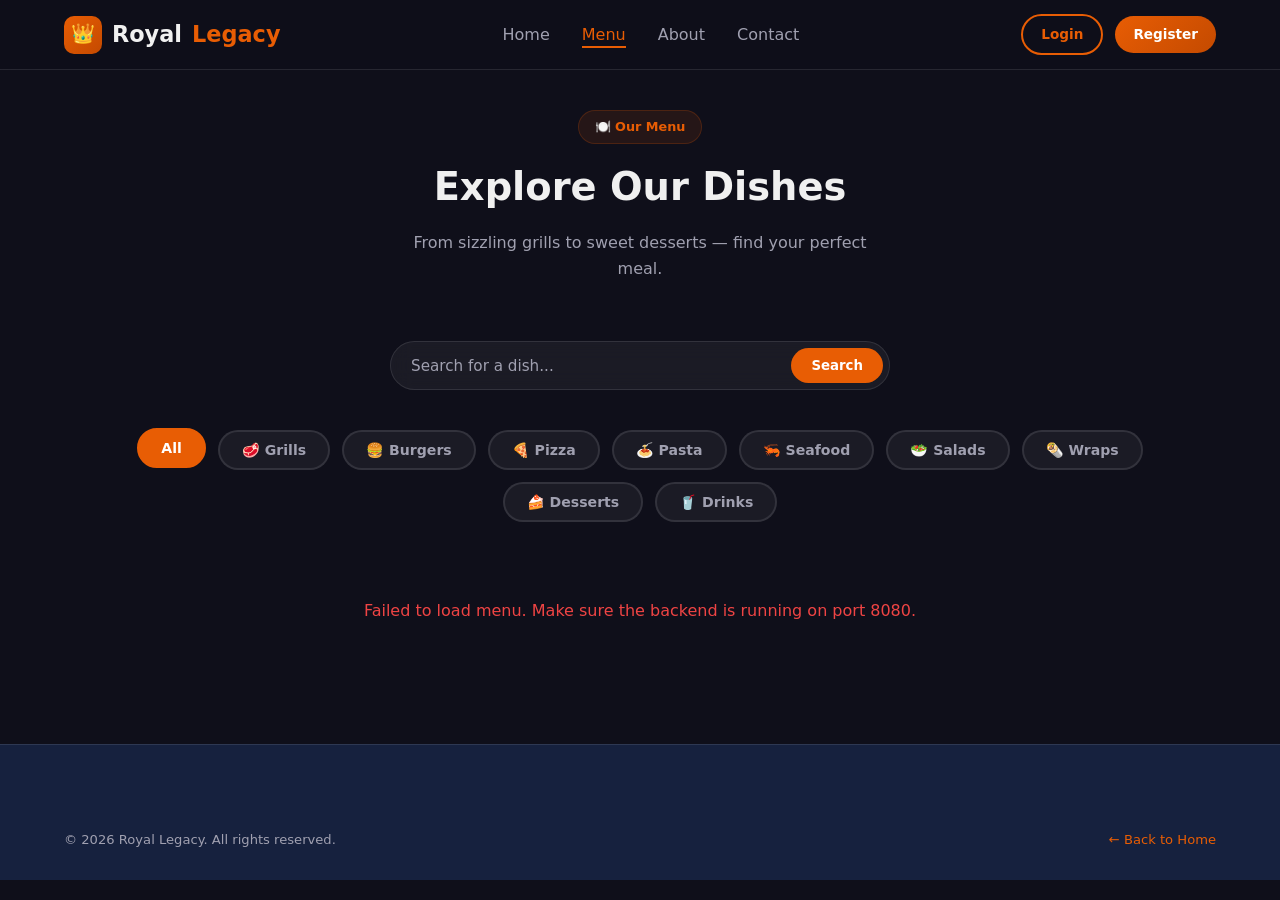
<file: pages/menu.html>
<!DOCTYPE html>
<html lang="en">
<head>
<meta charset="UTF-8"><meta name="viewport" content="width=device-width,initial-scale=1.0">
<title>Menu — Royal Legacy</title>
<link rel="stylesheet" href="../css/style.css">
</head>
<body>
<div class="page-loader" id="page-loader"><div class="page-loader-logo">Royal <span>Legacy</span></div><div class="spinner"></div></div>

<nav class="navbar" id="navbar">
  <a href="../index.html" class="nav-logo"><div class="nav-logo-icon">👑</div>Royal <span>Legacy</span></a>
  <ul class="nav-links" id="nav-links">
    <li><a href="../index.html">Home</a></li>
    <li><a href="menu.html" class="active">Menu</a></li>
    <li><a href="about.html">About</a></li>
    <li><a href="contact.html">Contact</a></li>
  </ul>
  <div class="nav-actions" id="nav-actions"></div>
  <div class="hamburger" id="hamburger"><span></span><span></span><span></span></div>
</nav>

<section style="padding-top:110px">
  <div class="section-header">
    <div class="section-badge">🍽️ Our Menu</div>
    <h2>Explore Our Dishes</h2>
    <p>From sizzling grills to sweet desserts — find your perfect meal.</p>
  </div>

  <!-- Search -->
  <div class="search-bar" id="search-bar">
    <input type="text" id="search-input" placeholder="Search for a dish..." autocomplete="off">
    <button onclick="doSearch()">Search</button>
  </div>

  <!-- Categories -->
  <div class="categories" id="categories">
    <button class="cat-btn active" data-cat="">All</button>
    <button class="cat-btn" data-cat="Grills">🥩 Grills</button>
    <button class="cat-btn" data-cat="Burgers">🍔 Burgers</button>
    <button class="cat-btn" data-cat="Pizza">🍕 Pizza</button>
    <button class="cat-btn" data-cat="Pasta">🍝 Pasta</button>
    <button class="cat-btn" data-cat="Seafood">🦐 Seafood</button>
    <button class="cat-btn" data-cat="Salads">🥗 Salads</button>
    <button class="cat-btn" data-cat="Wraps">🌯 Wraps</button>
    <button class="cat-btn" data-cat="Desserts">🍰 Desserts</button>
    <button class="cat-btn" data-cat="Drinks">🥤 Drinks</button>
  </div>

  <div class="food-grid" id="food-grid">
    <div class="loader"><div class="spinner"></div></div>
  </div>
</section>

<footer class="footer">
  <div class="footer-bottom" style="border-top:none">
    <p>© 2026 Royal Legacy. All rights reserved.</p>
    <p><a href="../index.html" style="color:var(--primary)">← Back to Home</a></p>
  </div>
</footer>

<button class="back-to-top" id="backToTop">↑</button>

<script src="../js/config.js"></script>
<script src="../js/cart.js"></script>
<script src="../js/auth.js"></script>
<script src="../js/api.js"></script>
<script>
let allFoods = [];

document.addEventListener("DOMContentLoaded", async () => {
  updateNav();
  setupNavbar();
  document.getElementById("hamburger").addEventListener("click", () => document.getElementById("nav-links").classList.toggle("open"));
  document.getElementById("backToTop").addEventListener("click", () => window.scrollTo({top:0,behavior:"smooth"}));

  // Category buttons
  document.getElementById("categories").addEventListener("click", e => {
    if(e.target.classList.contains("cat-btn")){
      document.querySelectorAll(".cat-btn").forEach(b => b.classList.remove("active"));
      e.target.classList.add("active");
      loadFoods(e.target.dataset.cat, "");
    }
  });

  // Search on enter
  document.getElementById("search-input").addEventListener("keyup", e => { if(e.key==="Enter") doSearch(); });

  // Check for URL category param
  const params = new URLSearchParams(window.location.search);
  const cat = params.get("cat") || "";
  if(cat){
    document.querySelectorAll(".cat-btn").forEach(b => {
      b.classList.toggle("active", b.dataset.cat === cat);
    });
  }

  await loadFoods(cat, "");

  document.getElementById("page-loader").classList.add("hidden");
});

async function loadFoods(category="", search="") {
  const grid = document.getElementById("food-grid");
  grid.innerHTML = `<div class="loader"><div class="spinner"></div></div>`;
  try {
    let url = API.FOODS;
    if(search) url += `?search=${encodeURIComponent(search)}`;
    else if(category) url += `?category=${encodeURIComponent(category)}`;
    const foods = await ApiService.get(url);
    allFoods = foods;
    if(foods.length === 0){
      grid.innerHTML = `<p style="color:var(--text-muted);padding:40px;grid-column:1/-1;text-align:center">No dishes found. Try a different search.</p>`;
      return;
    }
    grid.innerHTML = foods.map(foodCard).join("");
  } catch(e) {
    grid.innerHTML = `<p style="color:var(--error);padding:40px;grid-column:1/-1;text-align:center">Failed to load menu. Make sure the backend is running on port 8080.</p>`;
  }
}

function doSearch(){
  const val = document.getElementById("search-input").value.trim();
  document.querySelectorAll(".cat-btn").forEach(b => b.classList.toggle("active", b.dataset.cat===""));
  loadFoods("", val);
}

function foodCard(f){
  const stars = "★".repeat(Math.round(f.rating))+"☆".repeat(5-Math.round(f.rating));
  return `
  <div class="food-card" onclick="location.href='food-detail.html?id=${f.id}'">
    <div class="food-card-img">
      <img src="${f.imageUrl}" alt="${f.name}" loading="lazy" onerror="this.src='https://images.unsplash.com/photo-1546069901-ba9599a7e63c?w=400'">
      <span class="food-category-tag">${f.category}</span>
    </div>
    <div class="food-card-body">
      <h3>${f.name}</h3>
      <p>${f.description}</p>
      <div class="food-meta">
        <span class="food-price">$${f.price.toFixed(2)}</span>
        <span class="food-rating"><span class="star">${stars}</span> ${f.rating}</span>
      </div>
      <div class="food-card-actions">
        <button class="btn btn-outline" onclick="event.stopPropagation();Cart.add({id:${f.id},name:'${f.name.replace(/'/g,"\\'")}',price:${f.price},imageUrl:'${f.imageUrl}'});updateCartCount()">+ Cart</button>
        <button class="btn btn-primary" onclick="event.stopPropagation();location.href='food-detail.html?id=${f.id}'">Details</button>
      </div>
    </div>
  </div>`;
}

function setupNavbar(){
  const nav=document.getElementById("navbar");
  window.addEventListener("scroll",()=>{
    nav.classList.toggle("scrolled",window.scrollY>50);
    document.getElementById("backToTop").classList.toggle("visible",window.scrollY>400);
  });
}
</script>
</body>
</html>
</file>
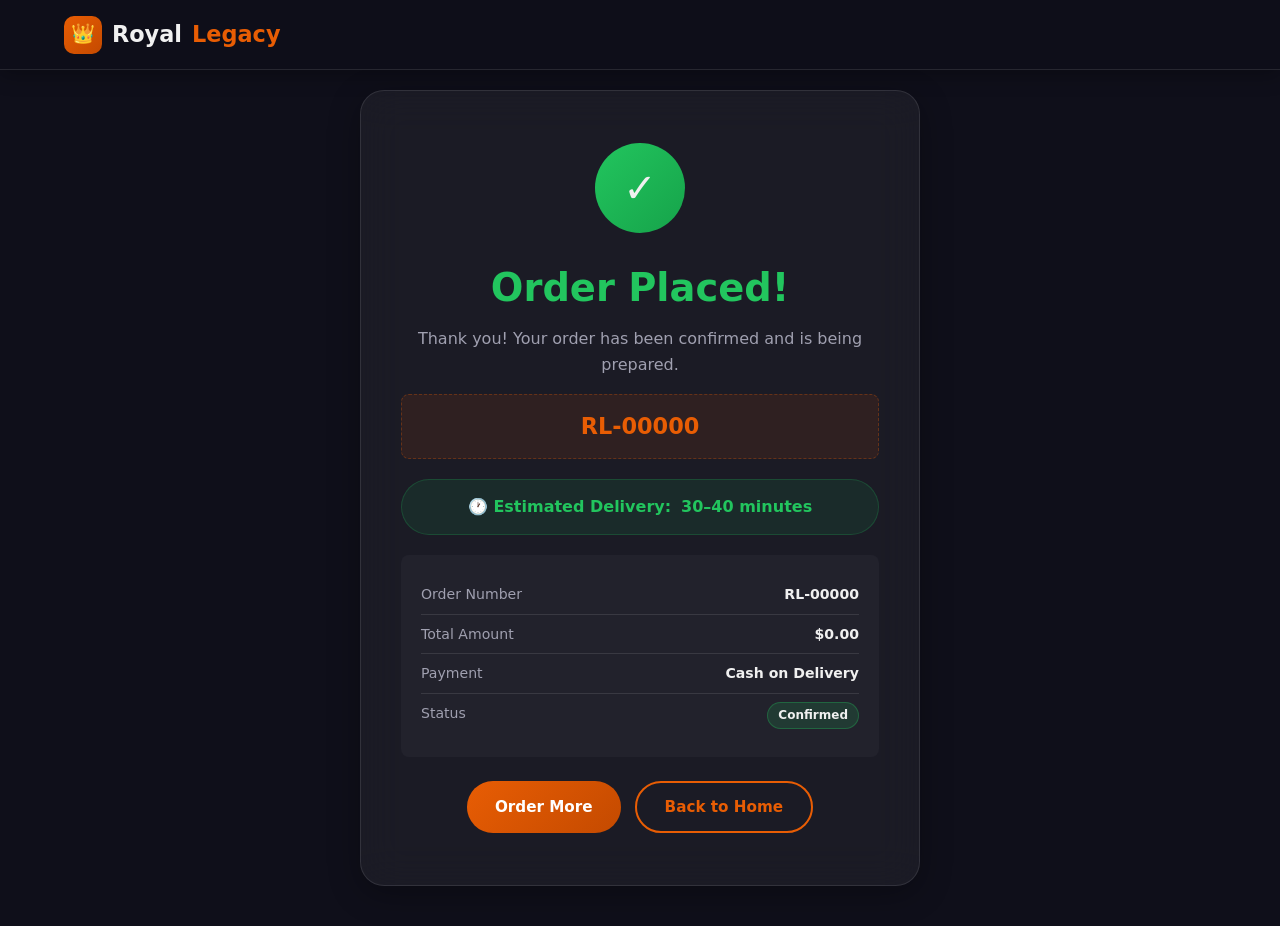
<file: pages/order-success.html>
<!DOCTYPE html>
<html lang="en">
<head>
<meta charset="UTF-8"><meta name="viewport" content="width=device-width,initial-scale=1.0">
<title>Order Placed — Royal Legacy</title>
<link rel="stylesheet" href="../css/style.css">
</head>
<body>
<nav class="navbar scrolled">
  <a href="../index.html" class="nav-logo"><div class="nav-logo-icon">👑</div>Royal <span>Legacy</span></a>
</nav>

<div class="success-wrapper">
  <div class="success-card">
    <div class="success-icon">✓</div>
    <h2>Order Placed!</h2>
    <p>Thank you! Your order has been confirmed and is being prepared.</p>
    <div class="order-num" id="order-num">RL-00000</div>
    <div class="delivery-time">
      🕐 Estimated Delivery: <strong id="delivery-time">30–45 minutes</strong>
    </div>
    <div class="success-details" id="order-details"></div>
    <div style="display:flex;gap:14px;justify-content:center;flex-wrap:wrap;margin-top:24px">
      <a href="menu.html" class="btn btn-primary">Order More</a>
      <a href="../index.html" class="btn btn-outline">Back to Home</a>
    </div>
  </div>
</div>

<script src="../js/config.js"></script>
<script src="../js/cart.js"></script>
<script src="../js/auth.js"></script>
<script src="../js/api.js"></script>
<script>
document.addEventListener("DOMContentLoaded", () => {
  const p = new URLSearchParams(window.location.search);
  const orderNum = p.get("order") || "RL-00000";
  const time = p.get("time") || "30";
  const total = p.get("total") || "0.00";
  document.getElementById("order-num").textContent = orderNum;
  document.getElementById("delivery-time").textContent = `${time}–${parseInt(time)+10} minutes`;
  document.getElementById("order-details").innerHTML = `
    <p><span>Order Number</span><span>${orderNum}</span></p>
    <p><span>Total Amount</span><span>$${parseFloat(total).toFixed(2)}</span></p>
    <p><span>Payment</span><span>Cash on Delivery</span></p>
    <p><span>Status</span><span><span class="badge badge-success">Confirmed</span></span></p>`;
});
</script>
</body>
</html>
</file>
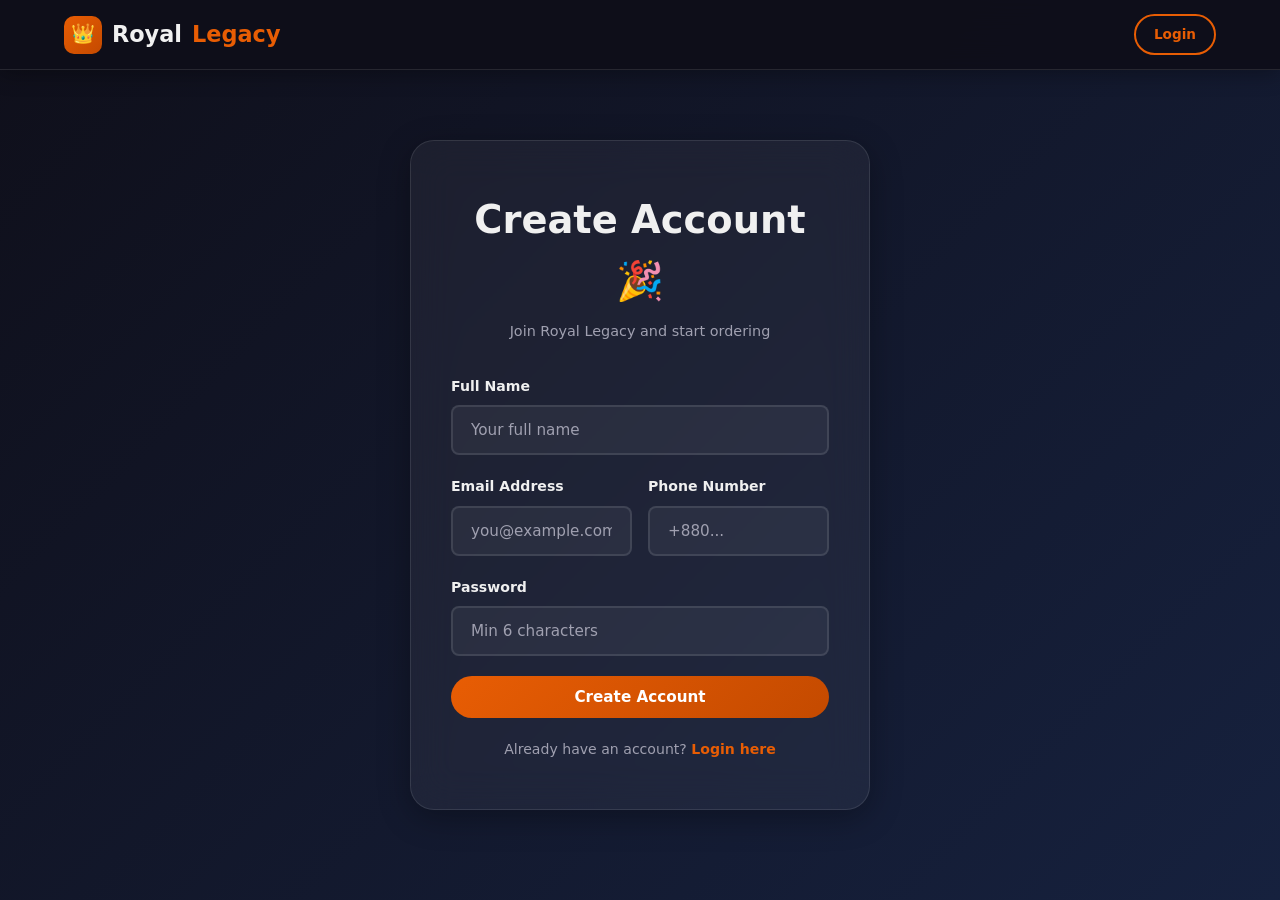
<file: pages/register.html>
<!DOCTYPE html>
<html lang="en">
<head>
<meta charset="UTF-8"><meta name="viewport" content="width=device-width,initial-scale=1.0">
<title>Register — Royal Legacy</title>
<link rel="stylesheet" href="../css/style.css">
</head>
<body>
<nav class="navbar scrolled">
  <a href="../index.html" class="nav-logo"><div class="nav-logo-icon">👑</div>Royal <span>Legacy</span></a>
  <div class="nav-actions">
    <a href="login.html" class="btn btn-sm btn-outline">Login</a>
  </div>
</nav>

<div class="auth-wrapper">
  <div class="auth-card">
    <h2>Create Account 🎉</h2>
    <p class="subtitle">Join Royal Legacy and start ordering</p>
    <form id="register-form">
      <div class="form-group">
        <label>Full Name</label>
        <input type="text" id="name" class="form-control" placeholder="Your full name" required>
      </div>
      <div class="form-row">
        <div class="form-group">
          <label>Email Address</label>
          <input type="email" id="email" class="form-control" placeholder="you@example.com" required>
        </div>
        <div class="form-group">
          <label>Phone Number</label>
          <input type="text" id="phone" class="form-control" placeholder="+880..." required>
        </div>
      </div>
      <div class="form-group">
        <label>Password</label>
        <input type="password" id="password" class="form-control" placeholder="Min 6 characters" required minlength="6">
      </div>
      <div id="error-msg" style="color:var(--error);font-size:0.85rem;margin-bottom:14px;display:none"></div>
      <button type="submit" class="btn btn-primary" style="width:100%" id="reg-btn">Create Account</button>
    </form>
    <div class="auth-link">Already have an account? <a href="login.html">Login here</a></div>
  </div>
</div>

<script src="../js/config.js"></script>
<script src="../js/cart.js"></script>
<script src="../js/auth.js"></script>
<script src="../js/api.js"></script>
<script>
if(Auth.isLoggedIn()) location.href = "../index.html";

document.getElementById("register-form").addEventListener("submit", async (e) => {
  e.preventDefault();
  const btn = document.getElementById("reg-btn");
  const errEl = document.getElementById("error-msg");
  btn.disabled = true; btn.textContent = "Creating account...";
  errEl.style.display = "none";
  try {
    const data = await ApiService.post(API.AUTH + "/register", {
      name: document.getElementById("name").value,
      email: document.getElementById("email").value,
      phone: document.getElementById("phone").value,
      password: document.getElementById("password").value
    });
    Auth.save(data);
    showToast("Account created! Welcome!");
    setTimeout(() => location.href = "../index.html", 700);
  } catch(err) {
    errEl.textContent = err.message;
    errEl.style.display = "block";
    btn.disabled = false; btn.textContent = "Create Account";
  }
});
</script>
</body>
</html>
</file>
<file: css/style.css>
/* ========== RESET & BASE ========== */
*,
*::before,
*::after {
  box-sizing: border-box;
  margin: 0;
  padding: 0
}

:root {
  --primary: #e85d04;
  --primary-dark: #c44a00;
  --primary-light: #ff7b35;
  --secondary: #1a1a2e;
  --accent: #ffd60a;
  --bg: #0f0f1a;
  --bg2: #16213e;
  --bg3: #1a1a2e;
  --card-bg: rgba(255, 255, 255, 0.05);
  --card-border: rgba(255, 255, 255, 0.1);
  --text: #f0f0f0;
  --text-muted: #a0a0b0;
  --text-dark: #1a1a2e;
  --success: #22c55e;
  --error: #ef4444;
  --warning: #f59e0b;
  --radius: 16px;
  --radius-sm: 8px;
  --radius-lg: 24px;
  --shadow: 0 8px 32px rgba(0, 0, 0, 0.3);
  --shadow-sm: 0 4px 16px rgba(0, 0, 0, 0.2);
  --transition: 0.3s ease;
  /* --- new: glow / glass tokens for bulb + gloss effects --- */
  --bulb-warm: #ffd97a;
  --bulb-glow: rgba(255, 214, 10, 0.55);
  --glass-sheen: linear-gradient(120deg, rgba(255, 255, 255, 0) 30%, rgba(255, 255, 255, 0.18) 45%, rgba(255, 255, 255, 0) 60%);
}

html {
  scroll-behavior: smooth
}

body {
  font-family: 'Segoe UI', system-ui, sans-serif;
  background: var(--bg);
  color: var(--text);
  line-height: 1.6;
  min-height: 100vh
}

img {
  max-width: 100%;
  display: block
}

a {
  text-decoration: none;
  color: inherit
}

ul {
  list-style: none
}

input,
textarea,
select,
button {
  font-family: inherit
}

@media(prefers-reduced-motion:reduce) {

  *,
  *::before,
  *::after {
    animation-duration: 0.01ms !important;
    animation-iteration-count: 1 !important;
    transition-duration: 0.01ms !important;
    scroll-behavior: auto !important
  }
}

/* ========== SCROLLBAR ========== */
::-webkit-scrollbar {
  width: 6px
}

::-webkit-scrollbar-track {
  background: var(--bg2)
}

::-webkit-scrollbar-thumb {
  background: var(--primary);
  border-radius: 3px
}

/* ========== TYPOGRAPHY ========== */
h1 {
  font-size: clamp(2rem, 5vw, 3.5rem);
  font-weight: 800;
  line-height: 1.2
}

h2 {
  font-size: clamp(1.5rem, 3vw, 2.5rem);
  font-weight: 700
}

h3 {
  font-size: 1.25rem;
  font-weight: 600
}

p {
  color: var(--text-muted)
}

/* ========== BUTTONS ========== */
.btn {
  display: inline-flex;
  align-items: center;
  justify-content: center;
  gap: 8px;
  padding: 12px 28px;
  border-radius: 50px;
  border: none;
  cursor: pointer;
  font-weight: 600;
  font-size: 0.95rem;
  transition: all var(--transition);
  white-space: nowrap
}

.btn-primary {
  background: linear-gradient(135deg, var(--primary), var(--primary-dark));
  color: #fff
}

.btn-primary:hover {
  transform: translateY(-2px);
  box-shadow: 0 8px 25px rgba(232, 93, 4, 0.4)
}

.btn-outline {
  background: transparent;
  border: 2px solid var(--primary);
  color: var(--primary)
}

.btn-outline:hover {
  background: var(--primary);
  color: #fff;
  transform: translateY(-2px)
}

.btn-sm {
  padding: 8px 18px;
  font-size: 0.85rem
}

.btn-lg {
  padding: 16px 40px;
  font-size: 1.05rem
}

.btn-danger {
  background: var(--error);
  color: #fff
}

.btn-danger:hover {
  background: #dc2626;
  transform: translateY(-2px)
}

.btn-success {
  background: var(--success);
  color: #fff
}

.btn-success:hover {
  filter: brightness(1.1)
}

.btn:disabled {
  opacity: 0.6;
  cursor: not-allowed;
  transform: none !important
}

/* ========== NAVBAR ========== */
.navbar {
  position: fixed;
  top: 0;
  left: 0;
  right: 0;
  z-index: 1000;
  padding: 0 5%;
  height: 70px;
  display: flex;
  align-items: center;
  justify-content: space-between;
  background: rgba(15, 15, 26, 0.85);
  backdrop-filter: blur(20px);
  border-bottom: 1px solid var(--card-border);
  transition: all var(--transition)
}

.navbar.scrolled {
  background: rgba(15, 15, 26, 0.98);
  box-shadow: 0 4px 20px rgba(0, 0, 0, 0.3)
}

.nav-logo {
  display: flex;
  align-items: center;
  gap: 10px;
  font-size: 1.4rem;
  font-weight: 800;
  color: var(--text)
}

.nav-logo span {
  color: var(--primary)
}

.nav-logo-icon {
  width: 38px;
  height: 38px;
  background: linear-gradient(135deg, var(--primary), var(--primary-dark));
  border-radius: 10px;
  display: flex;
  align-items: center;
  justify-content: center;
  font-size: 1.2rem
}

.nav-links {
  display: flex;
  align-items: center;
  gap: 2rem
}

.nav-links a {
  color: var(--text-muted);
  font-weight: 500;
  transition: color var(--transition);
  position: relative
}

.nav-links a::after {
  content: '';
  position: absolute;
  bottom: -4px;
  left: 0;
  width: 0;
  height: 2px;
  background: var(--primary);
  transition: width var(--transition)
}

.nav-links a:hover,
.nav-links a.active {
  color: var(--primary)
}

.nav-links a:hover::after,
.nav-links a.active::after {
  width: 100%
}

.nav-actions {
  display: flex;
  align-items: center;
  gap: 12px
}

.nav-greeting {
  color: var(--text-muted);
  font-size: 0.9rem
}

.btn-cart-icon {
  position: relative;
  color: var(--text);
  cursor: pointer;
  padding: 8px;
  border-radius: 50%;
  background: var(--card-bg);
  border: 1px solid var(--card-border);
  display: flex;
  align-items: center;
  transition: all var(--transition)
}

.btn-cart-icon:hover {
  background: var(--primary);
  color: #fff;
  border-color: var(--primary)
}

.cart-badge {
  position: absolute;
  top: -6px;
  right: -6px;
  background: var(--primary);
  color: #fff;
  font-size: 0.65rem;
  font-weight: 700;
  width: 18px;
  height: 18px;
  border-radius: 50%;
  display: flex;
  align-items: center;
  justify-content: center;
  border: 2px solid var(--bg)
}

.hamburger {
  display: none;
  flex-direction: column;
  gap: 5px;
  cursor: pointer;
  padding: 8px
}

.hamburger span {
  width: 24px;
  height: 2px;
  background: var(--text);
  transition: all var(--transition);
  border-radius: 2px
}

/* ========== HERO ========== */
.hero {
  min-height: 100vh;
  display: flex;
  align-items: center;
  position: relative;
  overflow: hidden;
  padding: 0 5%;
  padding-top: 70px
}

.hero-bg {
  position: absolute;
  inset: 0;
  background: linear-gradient(135deg, #0f0f1a 0%, #16213e 50%, #1a1a2e 100%);
  z-index: 0
}

.hero-bg::after {
  content: '';
  position: absolute;
  inset: 0;
  background: radial-gradient(ellipse at 70% 50%, rgba(232, 93, 4, 0.15) 0%, transparent 60%)
}

.hero-content {
  position: relative;
  z-index: 1;
  max-width: 600px
}

.hero-badge {
  display: inline-flex;
  align-items: center;
  gap: 8px;
  background: rgba(232, 93, 4, 0.15);
  border: 1px solid rgba(232, 93, 4, 0.3);
  color: var(--primary);
  padding: 8px 16px;
  border-radius: 50px;
  font-size: 0.85rem;
  font-weight: 600;
  margin-bottom: 1.5rem;
  animation: fadeInDown 0.6s ease
}

.hero h1 {
  margin-bottom: 1.5rem;
  animation: fadeInUp 0.7s ease 0.1s both
}

.hero h1 span {
  color: var(--primary)
}

.hero p {
  font-size: 1.1rem;
  margin-bottom: 2.5rem;
  max-width: 480px;
  animation: fadeInUp 0.7s ease 0.2s both
}

.hero-actions {
  display: flex;
  gap: 16px;
  flex-wrap: wrap;
  animation: fadeInUp 0.7s ease 0.3s both
}

.hero-stats {
  display: flex;
  gap: 2rem;
  margin-top: 3rem;
  animation: fadeInUp 0.7s ease 0.4s both
}

.stat-item {
  text-align: center
}

.stat-num {
  font-size: 1.8rem;
  font-weight: 800;
  color: var(--primary)
}

.stat-label {
  font-size: 0.8rem;
  color: var(--text-muted)
}

.hero-image {
  position: absolute;
  right: 5%;
  top: 50%;
  transform: translateY(-50%);
  width: 45%;
  max-width: 550px;
  z-index: 1;
  animation: floatImage 4s ease-in-out infinite;
  will-change: transform
}

.hero-image img {
  border-radius: var(--radius-lg);
  box-shadow: 0 30px 80px rgba(232, 93, 4, 0.2)
}

/* ---------- NEW: hanging string lights across the hero (pure CSS/SVG, parallax via JS transform) ---------- */
.hero-lights {
  position: absolute;
  top: 0;
  left: 0;
  right: 0;
  height: 140px;
  z-index: 2;
  pointer-events: none;
  will-change: transform
}

.light-string {
  position: relative;
  display: flex;
  justify-content: space-between;
  padding: 0 3%;
  height: 100%
}

.bulb-wrap {
  position: relative;
  display: flex;
  flex-direction: column;
  align-items: center;
  animation: swing 3.6s ease-in-out infinite;
  transform-origin: top center
}

.bulb-wrap:nth-child(odd) {
  animation-duration: 4.2s
}

.bulb-wrap:nth-child(3n) {
  animation-duration: 3.1s
}

.bulb-wire {
  width: 2px;
  background: rgba(255, 255, 255, 0.25);
  flex-shrink: 0
}

.bulb {
  width: 14px;
  height: 18px;
  border-radius: 50% 50% 45% 45%;
  background: radial-gradient(circle at 35% 30%, #fff6d8, var(--bulb-warm) 55%, var(--primary-dark) 100%);
  box-shadow: 0 0 12px 4px var(--bulb-glow), 0 0 26px 10px rgba(255, 214, 10, 0.25);
  animation: flicker 2.8s ease-in-out infinite
}

.bulb-wrap:nth-child(2n) .bulb {
  animation-delay: 0.6s
}

.bulb-wrap:nth-child(3n) .bulb {
  animation-delay: 1.2s
}

.bulb-wrap:nth-child(4n) .bulb {
  animation-delay: 0.3s
}

/* ========== SECTIONS ========== */
section {
  padding: 80px 5%
}

.section-header {
  text-align: center;
  margin-bottom: 60px
}

.section-badge {
  display: inline-block;
  background: rgba(232, 93, 4, 0.1);
  color: var(--primary);
  padding: 6px 16px;
  border-radius: 50px;
  font-size: 0.8rem;
  font-weight: 600;
  margin-bottom: 12px;
  border: 1px solid rgba(232, 93, 4, 0.2)
}

.section-header h2 {
  margin-bottom: 12px
}

.section-header p {
  max-width: 500px;
  margin: 0 auto
}

/* ========== FOOD CARDS ========== */
.food-grid {
  display: grid;
  grid-template-columns: repeat(auto-fill, minmax(260px, 1fr));
  gap: 24px
}

.food-card {
  position: relative;
  background: var(--card-bg);
  border: 1px solid var(--card-border);
  border-radius: var(--radius);
  overflow: hidden;
  transition: all var(--transition);
  cursor: pointer;
  backdrop-filter: blur(10px)
}

.food-card:hover {
  transform: translateY(-8px);
  border-color: var(--primary);
  box-shadow: 0 20px 50px rgba(232, 93, 4, 0.25), 0 0 0 1px rgba(255, 214, 10, 0.08) inset
}

/* ---------- NEW: glossy diagonal sheen sweep on hover ---------- */
.food-card::before {
  content: '';
  position: absolute;
  inset: 0;
  background: var(--glass-sheen);
  transform: translateX(-120%);
  transition: transform 0.7s ease;
  z-index: 2;
  pointer-events: none
}

.food-card:hover::before {
  transform: translateX(120%)
}

.food-card-img {
  position: relative;
  height: 200px;
  overflow: hidden
}

.food-card-img img {
  width: 100%;
  height: 100%;
  object-fit: cover;
  transition: transform 0.5s ease
}

.food-card:hover .food-card-img img {
  transform: scale(1.1)
}

.food-category-tag {
  position: absolute;
  top: 12px;
  left: 12px;
  background: rgba(15, 15, 26, 0.8);
  backdrop-filter: blur(8px);
  color: var(--primary);
  padding: 4px 12px;
  border-radius: 50px;
  font-size: 0.75rem;
  font-weight: 600;
  border: 1px solid rgba(232, 93, 4, 0.3)
}

.food-card-body {
  padding: 18px
}

.food-card-body h3 {
  margin-bottom: 6px;
  font-size: 1rem;
  white-space: nowrap;
  overflow: hidden;
  text-overflow: ellipsis
}

.food-card-body p {
  font-size: 0.83rem;
  margin-bottom: 14px;
  display: -webkit-box;
  -webkit-line-clamp: 2;
  -webkit-box-orient: vertical;
  overflow: hidden
}

.food-meta {
  display: flex;
  align-items: center;
  justify-content: space-between;
  margin-bottom: 14px
}

.food-price {
  font-size: 1.2rem;
  font-weight: 800;
  color: var(--primary)
}

.food-rating {
  display: flex;
  align-items: center;
  gap: 4px;
  font-size: 0.83rem;
  color: var(--text-muted)
}

.star {
  color: var(--accent)
}

.food-card-actions {
  display: flex;
  gap: 8px
}

.food-card-actions .btn {
  flex: 1;
  padding: 10px;
  font-size: 0.82rem
}

/* ---------- NEW: Trending / Popular horizontal food slider (continuous marquee, JS-driven) ---------- */
.slider-section {
  padding-top: 40px
}

.slider-wrap {
  position: relative
}

.food-slider {
  display: flex;
  gap: 22px;
  overflow-x: hidden;
  padding: 8px 4px 28px;
  scrollbar-width: none;
  cursor: grab
}

.food-slider:active {
  cursor: grabbing
}

.food-slider::-webkit-scrollbar {
  display: none
}

.slider-card {
  flex: 0 0 auto;
  width: 250px
}

.slider-nav {
  display: flex;
  justify-content: center;
  gap: 14px;
  margin-top: 6px
}

.slider-arrow {
  width: 44px;
  height: 44px;
  border-radius: 50%;
  background: var(--card-bg);
  border: 1px solid var(--card-border);
  color: var(--text);
  cursor: pointer;
  font-size: 1.2rem;
  display: flex;
  align-items: center;
  justify-content: center;
  transition: all var(--transition);
  backdrop-filter: blur(10px)
}

.slider-arrow:hover {
  background: var(--primary);
  border-color: var(--primary);
  color: #fff;
  transform: translateY(-2px);
  box-shadow: 0 8px 20px rgba(232, 93, 4, 0.35)
}

.slider-dots {
  display: flex;
  gap: 6px;
  align-items: center
}

.slider-dot {
  width: 6px;
  height: 6px;
  border-radius: 50%;
  background: var(--card-border);
  transition: all var(--transition)
}

.slider-dot.active {
  background: var(--primary);
  width: 20px;
  border-radius: 4px
}

/* ---------- NEW: Browse by Category section ---------- */
.category-grid {
  display: grid;
  grid-template-columns: repeat(auto-fit, minmax(150px, 1fr));
  gap: 18px
}

.category-card {
  background: var(--card-bg);
  border: 1px solid var(--card-border);
  border-radius: var(--radius);
  padding: 30px 16px;
  text-align: center;
  cursor: pointer;
  transition: all var(--transition);
  backdrop-filter: blur(10px)
}

.category-card:hover {
  transform: translateY(-6px);
  border-color: var(--primary);
  box-shadow: 0 15px 40px rgba(232, 93, 4, 0.2)
}

.category-icon {
  font-size: 2.2rem;
  margin-bottom: 10px
}

.category-card h4 {
  font-size: 0.95rem
}

/* ---------- NEW: Why Choose Us glass banner ---------- */
.why-us {
  display: grid;
  grid-template-columns: repeat(4, 1fr);
  gap: 24px
}

.why-item {
  position: relative;
  overflow: hidden;
  text-align: center;
  background: var(--card-bg);
  border: 1px solid var(--card-border);
  border-radius: var(--radius);
  padding: 32px 20px;
  backdrop-filter: blur(10px);
  transition: all var(--transition)
}

.why-item::before {
  content: '';
  position: absolute;
  inset: 0;
  background: var(--glass-sheen);
  transform: translateX(-120%);
  pointer-events: none
}

.why-item:hover {
  transform: translateY(-6px);
  border-color: var(--primary)
}

.why-item:hover::before {
  transform: translateX(120%);
  transition: transform 0.7s ease
}

.why-icon {
  font-size: 2rem;
  margin-bottom: 12px
}

.why-item h4 {
  margin-bottom: 6px;
  font-size: 1rem
}

.why-item p {
  font-size: 0.85rem;
  margin: 0
}

/* ========== CATEGORIES ========== */
.categories {
  display: flex;
  gap: 12px;
  flex-wrap: wrap;
  margin-bottom: 36px;
  justify-content: center
}

.cat-btn {
  padding: 10px 22px;
  border-radius: 50px;
  border: 2px solid var(--card-border);
  background: var(--card-bg);
  color: var(--text-muted);
  cursor: pointer;
  font-size: 0.88rem;
  font-weight: 600;
  transition: all var(--transition)
}

.cat-btn:hover,
.cat-btn.active {
  background: var(--primary);
  border-color: var(--primary);
  color: #fff;
  transform: translateY(-2px)
}

/* ========== SEARCH ========== */
.search-bar {
  display: flex;
  gap: 12px;
  max-width: 500px;
  margin: 0 auto 40px;
  background: var(--card-bg);
  border: 1px solid var(--card-border);
  border-radius: 50px;
  padding: 6px 6px 6px 20px;
  backdrop-filter: blur(10px)
}

.search-bar input {
  flex: 1;
  background: transparent;
  border: none;
  outline: none;
  color: var(--text);
  font-size: 0.95rem
}

.search-bar input::placeholder {
  color: var(--text-muted)
}

.search-bar button {
  padding: 10px 20px;
  border-radius: 50px;
  background: var(--primary);
  border: none;
  color: #fff;
  cursor: pointer;
  font-weight: 600;
  transition: all var(--transition)
}

.search-bar button:hover {
  background: var(--primary-dark)
}

/* ========== REVIEWS ========== */
.reviews-grid {
  display: grid;
  grid-template-columns: repeat(auto-fill, minmax(280px, 1fr));
  gap: 24px
}

.review-card {
  background: var(--card-bg);
  border: 1px solid var(--card-border);
  border-radius: var(--radius);
  padding: 24px;
  backdrop-filter: blur(10px);
  transition: all var(--transition)
}

.review-card:hover {
  transform: translateY(-4px);
  border-color: var(--primary)
}

.review-header {
  display: flex;
  align-items: center;
  gap: 14px;
  margin-bottom: 16px
}

.reviewer-avatar {
  width: 48px;
  height: 48px;
  border-radius: 50%;
  background: linear-gradient(135deg, var(--primary), var(--primary-dark));
  display: flex;
  align-items: center;
  justify-content: center;
  font-weight: 700;
  font-size: 1.1rem;
  color: #fff;
  flex-shrink: 0
}

.reviewer-info h4 {
  font-size: 0.95rem;
  font-weight: 600
}

.reviewer-info span {
  font-size: 0.8rem;
  color: var(--text-muted)
}

.review-stars {
  color: var(--accent);
  margin-bottom: 10px;
  font-size: 1rem
}

.review-text {
  font-size: 0.88rem;
  color: var(--text-muted);
  line-height: 1.6
}

/* ========== ABOUT PREVIEW ========== */
.about-grid {
  display: grid;
  grid-template-columns: 1fr 1fr;
  gap: 60px;
  align-items: center
}

.about-img {
  border-radius: var(--radius-lg);
  overflow: hidden;
  box-shadow: var(--shadow)
}

.about-img img {
  width: 100%;
  height: 400px;
  object-fit: cover
}

.about-content h2 {
  margin-bottom: 1rem
}

.about-content p {
  margin-bottom: 1.5rem
}

.about-features {
  display: grid;
  grid-template-columns: 1fr 1fr;
  gap: 16px;
  margin-top: 1.5rem
}

.about-feature {
  display: flex;
  align-items: center;
  gap: 10px;
  background: var(--card-bg);
  border: 1px solid var(--card-border);
  padding: 14px;
  border-radius: var(--radius-sm);
  font-size: 0.88rem;
  font-weight: 500
}

.feature-icon {
  font-size: 1.3rem
}

/* ========== CART PAGE ========== */
.cart-layout {
  display: grid;
  grid-template-columns: 1fr 360px;
  gap: 32px;
  align-items: start
}

.cart-items {
  display: flex;
  flex-direction: column;
  gap: 16px
}

.cart-item {
  display: flex;
  align-items: center;
  gap: 16px;
  background: var(--card-bg);
  border: 1px solid var(--card-border);
  border-radius: var(--radius);
  padding: 16px;
  transition: all var(--transition)
}

.cart-item:hover {
  border-color: var(--primary)
}

.cart-item-img {
  width: 80px;
  height: 80px;
  border-radius: var(--radius-sm);
  object-fit: cover;
  flex-shrink: 0
}

.cart-item-info {
  flex: 1
}

.cart-item-info h4 {
  margin-bottom: 4px;
  font-size: 0.95rem
}

.cart-item-price {
  color: var(--primary);
  font-weight: 700
}

.qty-control {
  display: flex;
  align-items: center;
  gap: 10px;
  margin-top: 10px
}

.qty-btn {
  width: 30px;
  height: 30px;
  border-radius: 50%;
  border: 2px solid var(--primary);
  background: transparent;
  color: var(--primary);
  cursor: pointer;
  font-size: 1.1rem;
  font-weight: 700;
  display: flex;
  align-items: center;
  justify-content: center;
  transition: all var(--transition)
}

.qty-btn:hover {
  background: var(--primary);
  color: #fff
}

.qty-num {
  font-weight: 700;
  min-width: 24px;
  text-align: center
}

.cart-remove {
  background: transparent;
  border: none;
  color: var(--error);
  cursor: pointer;
  padding: 8px;
  border-radius: 50%;
  transition: all var(--transition)
}

.cart-remove:hover {
  background: rgba(239, 68, 68, 0.1)
}

.order-summary {
  background: var(--card-bg);
  border: 1px solid var(--card-border);
  border-radius: var(--radius);
  padding: 28px;
  position: sticky;
  top: 90px;
  backdrop-filter: blur(10px)
}

.order-summary h3 {
  margin-bottom: 20px;
  font-size: 1.1rem
}

.summary-row {
  display: flex;
  justify-content: space-between;
  padding: 10px 0;
  border-bottom: 1px solid var(--card-border);
  font-size: 0.9rem;
  color: var(--text-muted)
}

.summary-row.total {
  border-bottom: none;
  font-size: 1.1rem;
  font-weight: 700;
  color: var(--text);
  margin-top: 8px
}

.summary-row.total span:last-child {
  color: var(--primary);
  font-size: 1.2rem
}

.empty-cart {
  text-align: center;
  padding: 80px 20px
}

.empty-cart .empty-icon {
  font-size: 5rem;
  margin-bottom: 20px
}

.empty-cart h3 {
  margin-bottom: 10px
}

.empty-cart p {
  margin-bottom: 24px
}

/* ========== FORMS ========== */
.auth-wrapper {
  min-height: 100vh;
  display: flex;
  align-items: center;
  justify-content: center;
  padding: 90px 20px 40px;
  background: linear-gradient(135deg, var(--bg) 0%, var(--bg2) 100%)
}

.auth-card {
  background: rgba(255, 255, 255, 0.05);
  border: 1px solid var(--card-border);
  border-radius: var(--radius-lg);
  padding: 48px 40px;
  width: 100%;
  max-width: 460px;
  backdrop-filter: blur(20px);
  box-shadow: var(--shadow)
}

.auth-card h2 {
  text-align: center;
  margin-bottom: 8px
}

.auth-card .subtitle {
  text-align: center;
  margin-bottom: 32px;
  font-size: 0.9rem
}

.form-group {
  margin-bottom: 20px
}

.form-group label {
  display: block;
  margin-bottom: 8px;
  font-size: 0.88rem;
  font-weight: 600;
  color: var(--text)
}

.form-control {
  width: 100%;
  padding: 14px 18px;
  background: rgba(255, 255, 255, 0.05);
  border: 2px solid var(--card-border);
  border-radius: var(--radius-sm);
  color: var(--text);
  font-size: 0.95rem;
  transition: all var(--transition);
  outline: none
}

.form-control:focus {
  border-color: var(--primary);
  background: rgba(232, 93, 4, 0.05);
  box-shadow: 0 0 0 4px rgba(232, 93, 4, 0.1)
}

.form-control::placeholder {
  color: var(--text-muted)
}

.form-control.error {
  border-color: var(--error)
}

.form-row {
  display: grid;
  grid-template-columns: 1fr 1fr;
  gap: 16px
}

.error-msg {
  color: var(--error);
  font-size: 0.8rem;
  margin-top: 6px;
  display: block
}

.auth-link {
  text-align: center;
  margin-top: 20px;
  font-size: 0.88rem;
  color: var(--text-muted)
}

.auth-link a {
  color: var(--primary);
  font-weight: 600
}

.auth-link a:hover {
  text-decoration: underline
}

/* ========== CHECKOUT ========== */
.checkout-layout {
  display: grid;
  grid-template-columns: 1fr 380px;
  gap: 32px;
  align-items: start
}

.checkout-form-card {
  background: var(--card-bg);
  border: 1px solid var(--card-border);
  border-radius: var(--radius);
  padding: 32px;
  backdrop-filter: blur(10px)
}

.checkout-form-card h3 {
  margin-bottom: 24px;
  font-size: 1.15rem
}

/* ========== ORDER SUCCESS ========== */
.success-wrapper {
  min-height: 100vh;
  display: flex;
  align-items: center;
  justify-content: center;
  padding: 90px 20px 40px
}

.success-card {
  background: var(--card-bg);
  border: 1px solid var(--card-border);
  border-radius: var(--radius-lg);
  padding: 52px 40px;
  width: 100%;
  max-width: 560px;
  text-align: center;
  backdrop-filter: blur(20px);
  box-shadow: var(--shadow);
  animation: bounceIn 0.6s ease
}

.success-icon {
  width: 90px;
  height: 90px;
  background: linear-gradient(135deg, var(--success), #16a34a);
  border-radius: 50%;
  display: flex;
  align-items: center;
  justify-content: center;
  margin: 0 auto 24px;
  font-size: 2.5rem;
  animation: pulse 2s infinite
}

.success-card h2 {
  color: var(--success);
  margin-bottom: 8px
}

.success-card .order-num {
  font-size: 1.4rem;
  font-weight: 800;
  color: var(--primary);
  margin: 16px 0;
  padding: 14px;
  background: rgba(232, 93, 4, 0.1);
  border-radius: var(--radius-sm);
  border: 1px dashed rgba(232, 93, 4, 0.3)
}

.success-details {
  text-align: left;
  background: rgba(255, 255, 255, 0.03);
  border-radius: var(--radius-sm);
  padding: 20px;
  margin: 20px 0
}

.success-details p {
  display: flex;
  justify-content: space-between;
  padding: 8px 0;
  border-bottom: 1px solid var(--card-border);
  font-size: 0.88rem;
  color: var(--text-muted)
}

.success-details p:last-child {
  border-bottom: none
}

.success-details p span:last-child {
  color: var(--text);
  font-weight: 600
}

.delivery-time {
  display: flex;
  align-items: center;
  justify-content: center;
  gap: 10px;
  background: rgba(34, 197, 94, 0.1);
  border: 1px solid rgba(34, 197, 94, 0.2);
  padding: 14px 24px;
  border-radius: 50px;
  color: var(--success);
  font-weight: 600;
  margin: 20px 0
}

/* ========== ADMIN ========== */
.admin-layout {
  display: grid;
  grid-template-columns: 240px 1fr;
  min-height: 100vh;
  padding-top: 70px
}

.admin-sidebar {
  background: var(--bg2);
  border-right: 1px solid var(--card-border);
  padding: 32px 0;
  position: sticky;
  top: 70px;
  height: calc(100vh - 70px);
  overflow-y: auto
}

.admin-sidebar .sidebar-title {
  padding: 0 24px 20px;
  font-size: 0.75rem;
  font-weight: 700;
  text-transform: uppercase;
  letter-spacing: 2px;
  color: var(--text-muted)
}

.sidebar-link {
  display: flex;
  align-items: center;
  gap: 12px;
  padding: 14px 24px;
  color: var(--text-muted);
  cursor: pointer;
  transition: all var(--transition);
  font-size: 0.9rem;
  font-weight: 500;
  border-left: 3px solid transparent
}

.sidebar-link:hover,
.sidebar-link.active {
  background: rgba(232, 93, 4, 0.1);
  color: var(--primary);
  border-left-color: var(--primary)
}

.admin-main {
  padding: 32px
}

.admin-panel {
  display: none
}

.admin-panel.active {
  display: block
}

.admin-panel h2 {
  margin-bottom: 24px
}

.admin-table-wrapper {
  overflow-x: auto;
  background: var(--card-bg);
  border: 1px solid var(--card-border);
  border-radius: var(--radius)
}

.admin-table {
  width: 100%;
  border-collapse: collapse
}

.admin-table th,
.admin-table td {
  padding: 14px 18px;
  text-align: left;
  border-bottom: 1px solid var(--card-border);
  font-size: 0.88rem;
  white-space: nowrap
}

.admin-table th {
  background: rgba(232, 93, 4, 0.1);
  color: var(--primary);
  font-weight: 700;
  font-size: 0.8rem;
  text-transform: uppercase;
  letter-spacing: 1px
}

.admin-table tr:last-child td {
  border-bottom: none
}

.admin-table tr:hover td {
  background: rgba(255, 255, 255, 0.02)
}

.admin-table img {
  width: 48px;
  height: 48px;
  object-fit: cover;
  border-radius: var(--radius-sm)
}

.action-btns {
  display: flex;
  gap: 8px
}

.modal-overlay {
  position: fixed;
  inset: 0;
  background: rgba(0, 0, 0, 0.7);
  backdrop-filter: blur(4px);
  z-index: 2000;
  display: flex;
  align-items: center;
  justify-content: center;
  padding: 20px;
  opacity: 0;
  visibility: hidden;
  transition: all var(--transition)
}

.modal-overlay.open {
  opacity: 1;
  visibility: visible
}

.modal {
  background: var(--bg2);
  border: 1px solid var(--card-border);
  border-radius: var(--radius-lg);
  padding: 36px;
  width: 100%;
  max-width: 520px;
  max-height: 90vh;
  overflow-y: auto;
  transform: scale(0.9);
  transition: transform var(--transition)
}

.modal-overlay.open .modal {
  transform: scale(1)
}

.modal-header {
  display: flex;
  justify-content: space-between;
  align-items: center;
  margin-bottom: 24px
}

.modal-close {
  background: transparent;
  border: none;
  color: var(--text-muted);
  cursor: pointer;
  font-size: 1.5rem;
  line-height: 1;
  transition: color var(--transition)
}

.modal-close:hover {
  color: var(--error)
}

/* ========== FOOTER ========== */
.footer {
  background: var(--bg2);
  border-top: 1px solid var(--card-border);
  padding: 60px 5% 30px
}

.footer-grid {
  display: grid;
  grid-template-columns: 2fr 1fr 1fr 1fr;
  gap: 40px;
  margin-bottom: 40px
}

.footer-brand h3 {
  font-size: 1.3rem;
  font-weight: 800;
  margin-bottom: 12px
}

.footer-brand h3 span {
  color: var(--primary)
}

.footer-brand p {
  font-size: 0.88rem;
  line-height: 1.7;
  margin-bottom: 20px
}

.social-links {
  display: flex;
  gap: 12px
}

.social-link {
  width: 38px;
  height: 38px;
  border-radius: 50%;
  background: var(--card-bg);
  border: 1px solid var(--card-border);
  display: flex;
  align-items: center;
  justify-content: center;
  color: var(--text-muted);
  transition: all var(--transition);
  font-size: 0.9rem
}

.social-link:hover {
  background: var(--primary);
  border-color: var(--primary);
  color: #fff;
  transform: translateY(-3px)
}

.footer-col h4 {
  font-size: 0.9rem;
  font-weight: 700;
  margin-bottom: 16px;
  color: var(--text)
}

.footer-col ul li {
  margin-bottom: 10px
}

.footer-col ul li a {
  font-size: 0.85rem;
  color: var(--text-muted);
  transition: color var(--transition)
}

.footer-col ul li a:hover {
  color: var(--primary)
}

.footer-bottom {
  border-top: 1px solid var(--card-border);
  padding-top: 24px;
  display: flex;
  justify-content: space-between;
  align-items: center;
  flex-wrap: wrap;
  gap: 12px
}

.footer-bottom p {
  font-size: 0.82rem;
  color: var(--text-muted)
}

/* ========== TOAST ========== */
.toast {
  position: fixed;
  bottom: 30px;
  right: 30px;
  padding: 14px 22px;
  border-radius: var(--radius-sm);
  font-size: 0.88rem;
  font-weight: 600;
  z-index: 9999;
  transform: translateX(120%);
  transition: transform 0.3s ease;
  max-width: 300px;
  box-shadow: var(--shadow)
}

.toast.show {
  transform: translateX(0)
}

.toast-success {
  background: var(--success);
  color: #fff
}

.toast-error {
  background: var(--error);
  color: #fff
}

.toast-info {
  background: var(--primary);
  color: #fff
}

/* ========== LOADER ========== */
.loader {
  display: flex;
  justify-content: center;
  padding: 60px
}

.spinner {
  width: 44px;
  height: 44px;
  border: 4px solid var(--card-border);
  border-top-color: var(--primary);
  border-radius: 50%;
  animation: spin 0.8s linear infinite
}

.page-loader {
  position: fixed;
  inset: 0;
  background: var(--bg);
  z-index: 9999;
  display: flex;
  align-items: center;
  justify-content: center;
  flex-direction: column;
  gap: 20px;
  transition: opacity 0.4s ease
}

.page-loader.hidden {
  opacity: 0;
  pointer-events: none
}

.page-loader-logo {
  font-size: 1.8rem;
  font-weight: 800
}

.page-loader-logo span {
  color: var(--primary)
}

/* ========== BACK TO TOP ========== */
.back-to-top {
  position: fixed;
  bottom: 30px;
  left: 30px;
  width: 44px;
  height: 44px;
  background: var(--primary);
  color: #fff;
  border: none;
  border-radius: 50%;
  cursor: pointer;
  display: flex;
  align-items: center;
  justify-content: center;
  font-size: 1.2rem;
  opacity: 0;
  visibility: hidden;
  transition: all var(--transition);
  box-shadow: 0 4px 15px rgba(232, 93, 4, 0.4);
  z-index: 500
}

.back-to-top.visible {
  opacity: 1;
  visibility: visible
}

.back-to-top:hover {
  background: var(--primary-dark);
  transform: translateY(-3px)
}

/* ========== FOOD DETAIL ========== */
.food-detail-layout {
  display: grid;
  grid-template-columns: 1fr 1fr;
  gap: 60px;
  align-items: start;
  padding-top: 100px;
  padding-bottom: 60px;
  padding-left: 5%;
  padding-right: 5%
}

.food-detail-img {
  border-radius: var(--radius-lg);
  overflow: hidden;
  box-shadow: var(--shadow)
}

.food-detail-img img {
  width: 100%;
  height: 450px;
  object-fit: cover
}

.food-detail-content {
  padding: 20px 0
}

.food-detail-content .food-category-tag {
  position: static;
  display: inline-flex;
  margin-bottom: 16px
}

.food-detail-content h1 {
  margin-bottom: 12px;
  font-size: 2rem
}

.food-detail-meta {
  display: flex;
  align-items: center;
  gap: 20px;
  margin-bottom: 20px
}

.food-detail-price {
  font-size: 2rem;
  font-weight: 800;
  color: var(--primary)
}

.food-detail-desc {
  margin-bottom: 24px;
  font-size: 0.95rem;
  line-height: 1.8
}

.detail-qty {
  display: flex;
  align-items: center;
  gap: 16px;
  margin-bottom: 24px
}

.detail-qty label {
  font-weight: 600;
  font-size: 0.9rem
}

/* ========== ANIMATIONS ========== */
@keyframes fadeInUp {
  from {
    opacity: 0;
    transform: translateY(30px)
  }

  to {
    opacity: 1;
    transform: translateY(0)
  }
}

@keyframes fadeInDown {
  from {
    opacity: 0;
    transform: translateY(-20px)
  }

  to {
    opacity: 1;
    transform: translateY(0)
  }
}

@keyframes floatImage {

  0%,
  100% {
    transform: translateY(-50%)
  }

  50% {
    transform: translateY(calc(-50% - 15px))
  }
}

@keyframes spin {
  to {
    transform: rotate(360deg)
  }
}

@keyframes pulse {

  0%,
  100% {
    box-shadow: 0 0 0 0 rgba(34, 197, 94, 0.4)
  }

  50% {
    box-shadow: 0 0 0 12px rgba(34, 197, 94, 0)
  }
}

@keyframes bounceIn {
  0% {
    opacity: 0;
    transform: scale(0.7)
  }

  60% {
    transform: scale(1.05)
  }

  100% {
    opacity: 1;
    transform: scale(1)
  }
}

/* ---------- NEW: bulb swing + flicker for the string lights ---------- */
@keyframes swing {

  0%,
  100% {
    transform: rotate(-4deg)
  }

  50% {
    transform: rotate(4deg)
  }
}

@keyframes flicker {

  0%,
  100% {
    opacity: 1;
    filter: brightness(1)
  }

  45% {
    opacity: 0.85;
    filter: brightness(0.9)
  }

  50% {
    opacity: 1;
    filter: brightness(1.3)
  }

  55% {
    opacity: 0.9;
    filter: brightness(0.95)
  }
}

.fade-in {
  opacity: 0;
  transform: translateY(20px);
  transition: opacity 0.6s ease, transform 0.6s ease
}

.fade-in.visible {
  opacity: 1;
  transform: translateY(0)
}

/* ========== CONTACT ========== */
.contact-grid {
  display: grid;
  grid-template-columns: 1fr 1fr;
  gap: 60px;
  align-items: start
}

.contact-info {
  display: flex;
  flex-direction: column;
  gap: 20px
}

.contact-item {
  display: flex;
  align-items: center;
  gap: 16px;
  background: var(--card-bg);
  border: 1px solid var(--card-border);
  border-radius: var(--radius);
  padding: 20px
}

.contact-icon {
  width: 48px;
  height: 48px;
  background: linear-gradient(135deg, var(--primary), var(--primary-dark));
  border-radius: 12px;
  display: flex;
  align-items: center;
  justify-content: center;
  font-size: 1.3rem;
  flex-shrink: 0
}

.contact-item h4 {
  font-size: 0.88rem;
  font-weight: 700;
  margin-bottom: 4px
}

.contact-item p {
  font-size: 0.85rem;
  color: var(--text-muted);
  margin: 0
}

.badge {
  display: inline-block;
  padding: 3px 10px;
  border-radius: 50px;
  font-size: 0.75rem;
  font-weight: 600
}

.badge-success {
  background: rgba(34, 197, 94, 0.15);
  color: var(--success);
  border: 1px solid rgba(34, 197, 94, 0.3)
}

.badge-warning {
  background: rgba(245, 158, 11, 0.15);
  color: var(--warning);
  border: 1px solid rgba(245, 158, 11, 0.3)
}

/* ========== RESPONSIVE ========== */
@media(max-width:1024px) {

  .about-grid,
  .contact-grid,
  .checkout-layout,
  .cart-layout {
    grid-template-columns: 1fr
  }

  .hero-image {
    display: none
  }

  .footer-grid {
    grid-template-columns: 1fr 1fr
  }

  .admin-layout {
    grid-template-columns: 1fr
  }

  .admin-sidebar {
    position: static;
    height: auto;
    display: flex;
    overflow-x: auto;
    padding: 12px
  }

  .sidebar-link {
    border-left: none;
    border-bottom: 3px solid transparent;
    white-space: nowrap
  }

  .sidebar-link.active {
    border-left: none;
    border-bottom-color: var(--primary)
  }
}

@media(max-width:768px) {
  .nav-links {
    display: none;
    position: fixed;
    top: 70px;
    left: 0;
    right: 0;
    background: var(--bg2);
    flex-direction: column;
    padding: 20px;
    gap: 0;
    border-bottom: 1px solid var(--card-border)
  }

  .nav-links.open {
    display: flex
  }

  .nav-links a {
    padding: 14px 0;
    border-bottom: 1px solid var(--card-border)
  }

  .hamburger {
    display: flex
  }

  .hero-stats {
    gap: 1.2rem
  }

  .food-grid {
    grid-template-columns: repeat(auto-fill, minmax(220px, 1fr))
  }

  .footer-grid {
    grid-template-columns: 1fr
  }

  .food-detail-layout {
    grid-template-columns: 1fr;
    padding-top: 90px
  }

  .food-detail-img img {
    height: 280px
  }

  .auth-card {
    padding: 32px 24px
  }

  .form-row {
    grid-template-columns: 1fr
  }

  .about-features {
    grid-template-columns: 1fr
  }

  .footer-bottom {
    flex-direction: column;
    text-align: center
  }

  .hero-lights {
    height: 90px
  }

  .bulb {
    width: 11px;
    height: 14px
  }

  .slider-card {
    width: 210px
  }

  .why-us {
    grid-template-columns: repeat(2, 1fr)
  }
}

@media(max-width:480px) {
  section {
    padding: 60px 4%
  }

  .hero {
    padding: 0 4%;
    padding-top: 70px
  }

  .hero-actions {
    flex-direction: column
  }

  .food-grid {
    grid-template-columns: 1fr
  }

  .slider-card {
    width: 185px
  }
}
</file>
